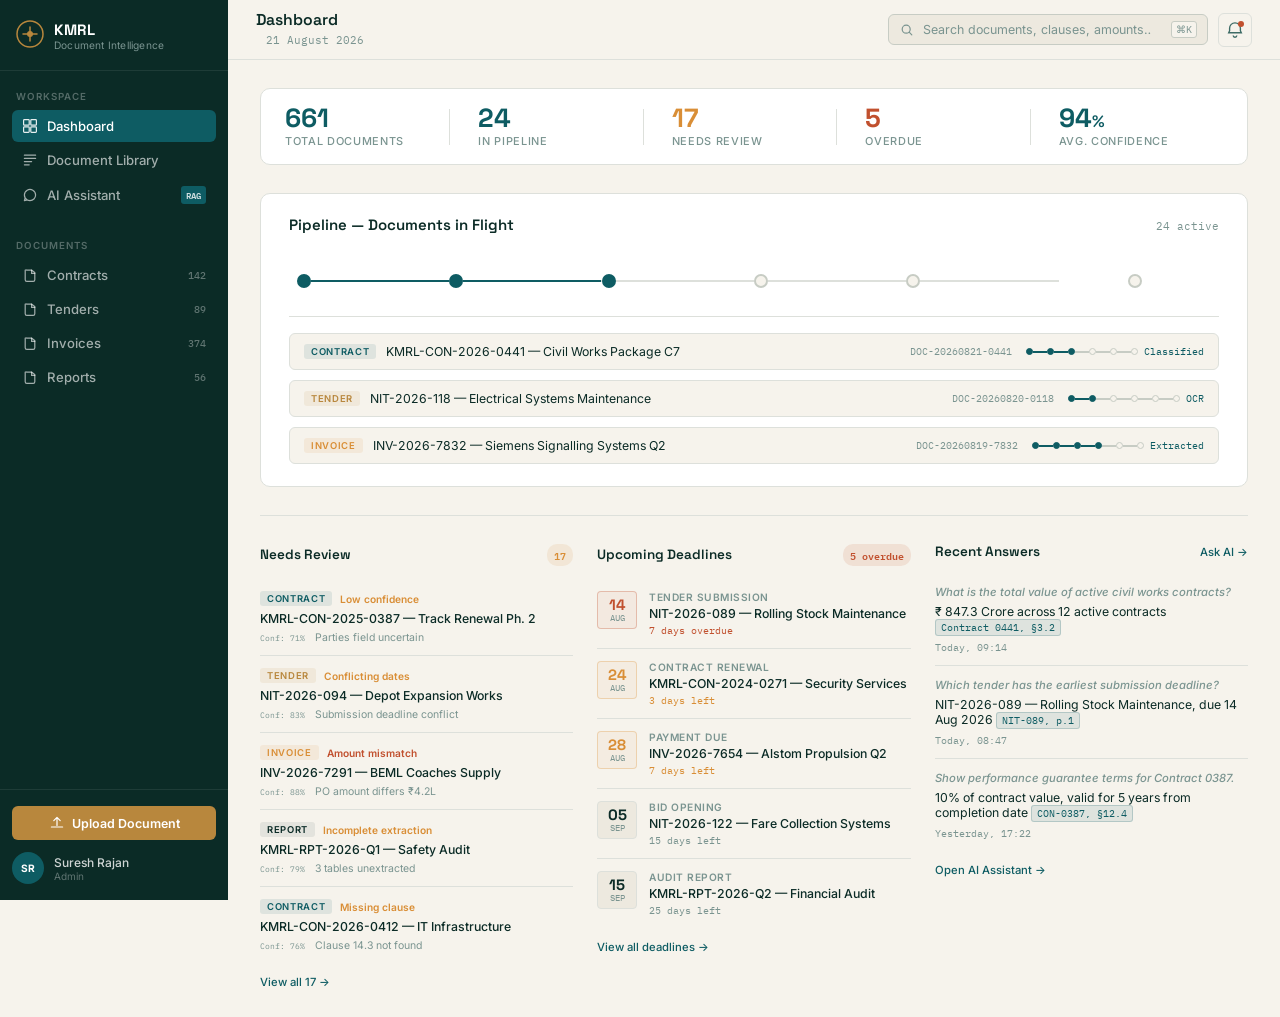
<file: index.html>
<!DOCTYPE html>
<html lang="en">
<head>
  <meta charset="UTF-8" />
  <meta name="viewport" content="width=device-width, initial-scale=1.0" />
  <title>KMRL Document Intelligence — Dashboard</title>
  <meta name="description" content="Kochi Metro Rail Limited's AI-powered document intelligence platform — search, extract, and act on contracts, tenders, invoices, and reports." />
  <link rel="preconnect" href="https://fonts.googleapis.com" />
  <link rel="preconnect" href="https://fonts.gstatic.com" crossorigin />
  <link href="https://fonts.googleapis.com/css2?family=Space+Grotesk:wght@400;500;600;700&family=Inter:wght@300;400;500;600&family=IBM+Plex+Mono:wght@400;500&display=swap" rel="stylesheet" />
  <link rel="stylesheet" href="styles.css" />
</head>
<body>
  <!-- Sidebar Navigation -->
  <nav class="sidebar" id="sidebar" role="navigation" aria-label="Main navigation">
    <div class="sidebar-brand">
      <div class="brand-mark" aria-hidden="true">
        <svg width="28" height="28" viewBox="0 0 28 28" fill="none" xmlns="http://www.w3.org/2000/svg">
          <circle cx="14" cy="14" r="13" stroke="#B8873D" stroke-width="1.5"/>
          <path d="M7 14h14M14 7v14" stroke="#B8873D" stroke-width="1.5" stroke-linecap="round"/>
          <circle cx="14" cy="14" r="3" fill="#B8873D"/>
        </svg>
      </div>
      <div class="brand-text">
        <span class="brand-name">KMRL</span>
        <span class="brand-sub">Document Intelligence</span>
      </div>
    </div>

    <div class="sidebar-section">
      <span class="sidebar-label">Workspace</span>
      <ul class="nav-list" role="list">
        <li><a href="index.html" class="nav-item active" aria-current="page">
          <svg class="nav-icon" viewBox="0 0 20 20" fill="none"><rect x="2" y="2" width="7" height="7" rx="1" stroke="currentColor" stroke-width="1.5"/><rect x="11" y="2" width="7" height="7" rx="1" stroke="currentColor" stroke-width="1.5"/><rect x="2" y="11" width="7" height="7" rx="1" stroke="currentColor" stroke-width="1.5"/><rect x="11" y="11" width="7" height="7" rx="1" stroke="currentColor" stroke-width="1.5"/></svg>
          Dashboard
        </a></li>
        <li><a href="library.html" class="nav-item">
          <svg class="nav-icon" viewBox="0 0 20 20" fill="none"><path d="M3 4h14M3 8h14M3 12h9M3 16h6" stroke="currentColor" stroke-width="1.5" stroke-linecap="round"/></svg>
          Document Library
        </a></li>
        <li><a href="chat.html" class="nav-item">
          <svg class="nav-icon" viewBox="0 0 20 20" fill="none"><path d="M17 10c0 3.866-3.134 7-7 7a7.003 7.003 0 01-6.072-3.5L3 17l3.5-.928A7 7 0 1117 10z" stroke="currentColor" stroke-width="1.5" stroke-linecap="round" stroke-linejoin="round"/></svg>
          AI Assistant
          <span class="nav-badge">RAG</span>
        </a></li>
      </ul>
    </div>

    <div class="sidebar-section">
      <span class="sidebar-label">Documents</span>
      <ul class="nav-list" role="list">
        <li><a href="#" class="nav-item">
          <svg class="nav-icon" viewBox="0 0 20 20" fill="none"><path d="M4 4v12a2 2 0 002 2h8a2 2 0 002-2V7l-4-3H6a2 2 0 00-2 0z" stroke="currentColor" stroke-width="1.5"/><path d="M12 4v4h4" stroke="currentColor" stroke-width="1.5" stroke-linecap="round"/></svg>
          Contracts
          <span class="nav-count">142</span>
        </a></li>
        <li><a href="#" class="nav-item">
          <svg class="nav-icon" viewBox="0 0 20 20" fill="none"><path d="M4 4v12a2 2 0 002 2h8a2 2 0 002-2V7l-4-3H6a2 2 0 00-2 0z" stroke="currentColor" stroke-width="1.5"/><path d="M12 4v4h4" stroke="currentColor" stroke-width="1.5" stroke-linecap="round"/></svg>
          Tenders
          <span class="nav-count">89</span>
        </a></li>
        <li><a href="#" class="nav-item">
          <svg class="nav-icon" viewBox="0 0 20 20" fill="none"><path d="M4 4v12a2 2 0 002 2h8a2 2 0 002-2V7l-4-3H6a2 2 0 00-2 0z" stroke="currentColor" stroke-width="1.5"/><path d="M12 4v4h4" stroke="currentColor" stroke-width="1.5" stroke-linecap="round"/></svg>
          Invoices
          <span class="nav-count">374</span>
        </a></li>
        <li><a href="#" class="nav-item">
          <svg class="nav-icon" viewBox="0 0 20 20" fill="none"><path d="M4 4v12a2 2 0 002 2h8a2 2 0 002-2V7l-4-3H6a2 2 0 00-2 0z" stroke="currentColor" stroke-width="1.5"/><path d="M12 4v4h4" stroke="currentColor" stroke-width="1.5" stroke-linecap="round"/></svg>
          Reports
          <span class="nav-count">56</span>
        </a></li>
      </ul>
    </div>

    <div class="sidebar-bottom">
      <button class="upload-btn" id="uploadBtn" aria-label="Upload new document">
        <svg viewBox="0 0 20 20" fill="none" width="16" height="16"><path d="M10 3v10M6 7l4-4 4 4" stroke="currentColor" stroke-width="1.5" stroke-linecap="round" stroke-linejoin="round"/><path d="M3 15h14" stroke="currentColor" stroke-width="1.5" stroke-linecap="round"/></svg>
        Upload Document
      </button>
      <div class="sidebar-user">
        <div class="user-avatar" aria-hidden="true">SR</div>
        <div class="user-info">
          <span class="user-name">Suresh Rajan</span>
          <span class="user-role">Admin</span>
        </div>
      </div>
    </div>
  </nav>

  <!-- Main Content -->
  <main class="main-content" id="main-content">
    <!-- Top Bar -->
    <header class="topbar" role="banner">
      <div class="topbar-left">
        <button class="mobile-menu-btn" id="mobileMenuBtn" aria-label="Toggle navigation" aria-expanded="false" aria-controls="sidebar">
          <svg viewBox="0 0 20 20" fill="none" width="20" height="20"><path d="M3 5h14M3 10h14M3 15h14" stroke="currentColor" stroke-width="1.5" stroke-linecap="round"/></svg>
        </button>
        <div class="page-title-area">
          <h1 class="page-title">Dashboard</h1>
          <time class="page-date" datetime="2026-08-21">21 August 2026</time>
        </div>
      </div>
      <div class="topbar-right">
        <div class="search-bar" role="search">
          <svg class="search-icon" viewBox="0 0 20 20" fill="none" aria-hidden="true"><circle cx="9" cy="9" r="5" stroke="currentColor" stroke-width="1.5"/><path d="M13 13l3 3" stroke="currentColor" stroke-width="1.5" stroke-linecap="round"/></svg>
          <input type="search" placeholder="Search documents, clauses, amounts…" class="search-input" id="globalSearch" aria-label="Global document search" />
          <kbd class="search-kbd">⌘K</kbd>
        </div>
        <button class="icon-btn" aria-label="Notifications (3 unread)">
          <svg viewBox="0 0 20 20" fill="none" width="18" height="18"><path d="M10 2a6 6 0 016 6v3l1 2H3l1-2V8a6 6 0 016-6z" stroke="currentColor" stroke-width="1.5"/><path d="M8 16a2 2 0 004 0" stroke="currentColor" stroke-width="1.5"/></svg>
          <span class="notif-dot" aria-hidden="true"></span>
        </button>
      </div>
    </header>

    <!-- Dashboard Body -->
    <div class="dashboard-body">

      <!-- KPI Strip -->
      <section class="kpi-strip" aria-label="Key metrics">
        <div class="kpi-item">
          <span class="kpi-value" data-target="661">0</span>
          <span class="kpi-label">Total Documents</span>
        </div>
        <div class="kpi-divider" aria-hidden="true"></div>
        <div class="kpi-item">
          <span class="kpi-value" data-target="24">0</span>
          <span class="kpi-label">In Pipeline</span>
        </div>
        <div class="kpi-divider" aria-hidden="true"></div>
        <div class="kpi-item">
          <span class="kpi-value amber" data-target="17">0</span>
          <span class="kpi-label">Needs Review</span>
        </div>
        <div class="kpi-divider" aria-hidden="true"></div>
        <div class="kpi-item">
          <span class="kpi-value coral" data-target="5">0</span>
          <span class="kpi-label">Overdue</span>
        </div>
        <div class="kpi-divider" aria-hidden="true"></div>
        <div class="kpi-item">
          <span class="kpi-value">94<span class="kpi-unit">%</span></span>
          <span class="kpi-label">Avg. Confidence</span>
        </div>
      </section>

      <!-- Transit Pipeline -->
      <section class="pipeline-section" aria-label="Document pipeline — documents in flight">
        <div class="section-header">
          <h2 class="section-title">Pipeline — Documents in Flight</h2>
          <span class="pipeline-count">24 active</span>
        </div>

        <!-- Hero Transit Line -->
        <div class="transit-line-hero" id="transitLineHero" role="img" aria-label="Document processing pipeline: Uploaded, OCR, Classified, Extracted, Indexed, Searchable">
          <div class="transit-track" aria-hidden="true">
            <div class="transit-station completed" data-station="0">
              <div class="station-dot-wrap">
                <div class="station-dot"></div>
              </div>
              <div class="station-connector"></div>
              <div class="station-label-wrap">
                <span class="station-label">Uploaded</span>
                <span class="station-meta mono">8 docs</span>
              </div>
            </div>
            <div class="transit-station completed" data-station="1">
              <div class="station-dot-wrap">
                <div class="station-dot"></div>
              </div>
              <div class="station-connector"></div>
              <div class="station-label-wrap">
                <span class="station-label">OCR</span>
                <span class="station-meta mono">6 docs</span>
              </div>
            </div>
            <div class="transit-station active" data-station="2">
              <div class="station-dot-wrap">
                <div class="station-dot"></div>
                <div class="station-pulse"></div>
              </div>
              <div class="station-connector"></div>
              <div class="station-label-wrap">
                <span class="station-label">Classified</span>
                <span class="station-meta mono">4 docs</span>
              </div>
            </div>
            <div class="transit-station idle" data-station="3">
              <div class="station-dot-wrap">
                <div class="station-dot"></div>
              </div>
              <div class="station-connector"></div>
              <div class="station-label-wrap">
                <span class="station-label">Extracted</span>
                <span class="station-meta mono">3 docs</span>
              </div>
            </div>
            <div class="transit-station idle" data-station="4">
              <div class="station-dot-wrap">
                <div class="station-dot"></div>
              </div>
              <div class="station-connector"></div>
              <div class="station-label-wrap">
                <span class="station-label">Indexed</span>
                <span class="station-meta mono">2 docs</span>
              </div>
            </div>
            <div class="transit-station idle last" data-station="5">
              <div class="station-dot-wrap">
                <div class="station-dot"></div>
              </div>
              <div class="station-label-wrap">
                <span class="station-label">Searchable</span>
                <span class="station-meta mono">1 doc</span>
              </div>
            </div>
          </div>
        </div>

        <!-- Active Documents in Pipeline -->
        <div class="pipeline-docs" role="list" aria-label="Documents currently in pipeline">
          <div class="pipeline-doc-item" role="listitem">
            <div class="pipeline-doc-info">
              <span class="doc-type-tag contract">Contract</span>
              <span class="doc-name">KMRL-CON-2026-0441 — Civil Works Package C7</span>
              <span class="mono doc-id">DOC-20260821-0441</span>
            </div>
            <div class="pipeline-chip" data-stage="2" aria-label="Currently at: Classified">
              <div class="chip-track">
                <span class="chip-dot done" aria-hidden="true"></span>
                <span class="chip-line done" aria-hidden="true"></span>
                <span class="chip-dot done" aria-hidden="true"></span>
                <span class="chip-line done" aria-hidden="true"></span>
                <span class="chip-dot current" aria-hidden="true"></span>
                <span class="chip-line" aria-hidden="true"></span>
                <span class="chip-dot" aria-hidden="true"></span>
                <span class="chip-line" aria-hidden="true"></span>
                <span class="chip-dot" aria-hidden="true"></span>
                <span class="chip-line" aria-hidden="true"></span>
                <span class="chip-dot" aria-hidden="true"></span>
              </div>
              <span class="chip-stage-label">Classified</span>
            </div>
          </div>
          <div class="pipeline-doc-item" role="listitem">
            <div class="pipeline-doc-info">
              <span class="doc-type-tag tender">Tender</span>
              <span class="doc-name">NIT-2026-118 — Electrical Systems Maintenance</span>
              <span class="mono doc-id">DOC-20260820-0118</span>
            </div>
            <div class="pipeline-chip" data-stage="1" aria-label="Currently at: OCR">
              <div class="chip-track">
                <span class="chip-dot done" aria-hidden="true"></span>
                <span class="chip-line done" aria-hidden="true"></span>
                <span class="chip-dot current" aria-hidden="true"></span>
                <span class="chip-line" aria-hidden="true"></span>
                <span class="chip-dot" aria-hidden="true"></span>
                <span class="chip-line" aria-hidden="true"></span>
                <span class="chip-dot" aria-hidden="true"></span>
                <span class="chip-line" aria-hidden="true"></span>
                <span class="chip-dot" aria-hidden="true"></span>
                <span class="chip-line" aria-hidden="true"></span>
                <span class="chip-dot" aria-hidden="true"></span>
              </div>
              <span class="chip-stage-label">OCR</span>
            </div>
          </div>
          <div class="pipeline-doc-item" role="listitem">
            <div class="pipeline-doc-info">
              <span class="doc-type-tag invoice">Invoice</span>
              <span class="doc-name">INV-2026-7832 — Siemens Signalling Systems Q2</span>
              <span class="mono doc-id">DOC-20260819-7832</span>
            </div>
            <div class="pipeline-chip" data-stage="3" aria-label="Currently at: Extracted">
              <div class="chip-track">
                <span class="chip-dot done" aria-hidden="true"></span>
                <span class="chip-line done" aria-hidden="true"></span>
                <span class="chip-dot done" aria-hidden="true"></span>
                <span class="chip-line done" aria-hidden="true"></span>
                <span class="chip-dot done" aria-hidden="true"></span>
                <span class="chip-line done" aria-hidden="true"></span>
                <span class="chip-dot current" aria-hidden="true"></span>
                <span class="chip-line" aria-hidden="true"></span>
                <span class="chip-dot" aria-hidden="true"></span>
                <span class="chip-line" aria-hidden="true"></span>
                <span class="chip-dot" aria-hidden="true"></span>
              </div>
              <span class="chip-stage-label">Extracted</span>
            </div>
          </div>
        </div>
      </section>

      <div class="hairline" aria-hidden="true"></div>

      <!-- Three Column Section -->
      <div class="three-col-grid">

        <!-- Needs Review -->
        <section class="col-section" aria-label="Documents needing review">
          <div class="col-section-header">
            <h2 class="col-title">Needs Review</h2>
            <span class="amber-badge">17</span>
          </div>
          <ul class="review-list" role="list">
            <li class="review-item" role="listitem">
              <div class="review-item-top">
                <span class="doc-type-tag contract">Contract</span>
                <span class="review-reason amber">Low confidence</span>
              </div>
              <a href="document.html" class="review-doc-name">KMRL-CON-2025-0387 — Track Renewal Ph. 2</a>
              <div class="review-meta">
                <span class="mono">Conf: 71%</span>
                <span class="review-field">Parties field uncertain</span>
              </div>
            </li>
            <li class="review-item" role="listitem">
              <div class="review-item-top">
                <span class="doc-type-tag tender">Tender</span>
                <span class="review-reason amber">Conflicting dates</span>
              </div>
              <a href="document.html" class="review-doc-name">NIT-2026-094 — Depot Expansion Works</a>
              <div class="review-meta">
                <span class="mono">Conf: 83%</span>
                <span class="review-field">Submission deadline conflict</span>
              </div>
            </li>
            <li class="review-item" role="listitem">
              <div class="review-item-top">
                <span class="doc-type-tag invoice">Invoice</span>
                <span class="review-reason coral">Amount mismatch</span>
              </div>
              <a href="document.html" class="review-doc-name">INV-2026-7291 — BEML Coaches Supply</a>
              <div class="review-meta">
                <span class="mono">Conf: 88%</span>
                <span class="review-field">PO amount differs ₹4.2L</span>
              </div>
            </li>
            <li class="review-item" role="listitem">
              <div class="review-item-top">
                <span class="doc-type-tag report">Report</span>
                <span class="review-reason amber">Incomplete extraction</span>
              </div>
              <a href="document.html" class="review-doc-name">KMRL-RPT-2026-Q1 — Safety Audit</a>
              <div class="review-meta">
                <span class="mono">Conf: 79%</span>
                <span class="review-field">3 tables unextracted</span>
              </div>
            </li>
            <li class="review-item" role="listitem">
              <div class="review-item-top">
                <span class="doc-type-tag contract">Contract</span>
                <span class="review-reason amber">Missing clause</span>
              </div>
              <a href="document.html" class="review-doc-name">KMRL-CON-2026-0412 — IT Infrastructure</a>
              <div class="review-meta">
                <span class="mono">Conf: 76%</span>
                <span class="review-field">Clause 14.3 not found</span>
              </div>
            </li>
          </ul>
          <a href="library.html?filter=review" class="col-footer-link">View all 17 →</a>
        </section>

        <!-- Upcoming Deadlines -->
        <section class="col-section" aria-label="Upcoming document deadlines">
          <div class="col-section-header">
            <h2 class="col-title">Upcoming Deadlines</h2>
            <span class="coral-badge">5 overdue</span>
          </div>
          <ul class="deadline-list" role="list">
            <li class="deadline-item overdue" role="listitem">
              <div class="deadline-date-block coral">
                <span class="deadline-day">14</span>
                <span class="deadline-month">AUG</span>
              </div>
              <div class="deadline-info">
                <span class="deadline-type">Tender Submission</span>
                <a href="document.html" class="deadline-doc-name">NIT-2026-089 — Rolling Stock Maintenance</a>
                <span class="deadline-tag coral-text">7 days overdue</span>
              </div>
            </li>
            <li class="deadline-item upcoming" role="listitem">
              <div class="deadline-date-block amber">
                <span class="deadline-day">24</span>
                <span class="deadline-month">AUG</span>
              </div>
              <div class="deadline-info">
                <span class="deadline-type">Contract Renewal</span>
                <a href="document.html" class="deadline-doc-name">KMRL-CON-2024-0271 — Security Services</a>
                <span class="deadline-tag amber-text">3 days left</span>
              </div>
            </li>
            <li class="deadline-item upcoming" role="listitem">
              <div class="deadline-date-block amber">
                <span class="deadline-day">28</span>
                <span class="deadline-month">AUG</span>
              </div>
              <div class="deadline-info">
                <span class="deadline-type">Payment Due</span>
                <a href="document.html" class="deadline-doc-name">INV-2026-7654 — Alstom Propulsion Q2</a>
                <span class="deadline-tag amber-text">7 days left</span>
              </div>
            </li>
            <li class="deadline-item normal" role="listitem">
              <div class="deadline-date-block">
                <span class="deadline-day">05</span>
                <span class="deadline-month">SEP</span>
              </div>
              <div class="deadline-info">
                <span class="deadline-type">Bid Opening</span>
                <a href="document.html" class="deadline-doc-name">NIT-2026-122 — Fare Collection Systems</a>
                <span class="deadline-tag">15 days left</span>
              </div>
            </li>
            <li class="deadline-item normal" role="listitem">
              <div class="deadline-date-block">
                <span class="deadline-day">15</span>
                <span class="deadline-month">SEP</span>
              </div>
              <div class="deadline-info">
                <span class="deadline-type">Audit Report</span>
                <a href="document.html" class="deadline-doc-name">KMRL-RPT-2026-Q2 — Financial Audit</a>
                <span class="deadline-tag">25 days left</span>
              </div>
            </li>
          </ul>
          <a href="library.html?filter=deadlines" class="col-footer-link">View all deadlines →</a>
        </section>

        <!-- Recent AI Answers -->
        <section class="col-section" aria-label="Recent AI assistant answers">
          <div class="col-section-header">
            <h2 class="col-title">Recent Answers</h2>
            <a href="chat.html" class="col-header-link">Ask AI →</a>
          </div>
          <ul class="answers-list" role="list">
            <li class="answer-item" role="listitem">
              <div class="answer-q">What is the total value of active civil works contracts?</div>
              <div class="answer-a">₹ 847.3 Crore across 12 active contracts <span class="citation-chip">Contract 0441, §3.2</span></div>
              <span class="answer-time mono">Today, 09:14</span>
            </li>
            <li class="answer-item" role="listitem">
              <div class="answer-q">Which tender has the earliest submission deadline?</div>
              <div class="answer-a">NIT-2026-089 — Rolling Stock Maintenance, due 14 Aug 2026 <span class="citation-chip">NIT-089, p.1</span></div>
              <span class="answer-time mono">Today, 08:47</span>
            </li>
            <li class="answer-item" role="listitem">
              <div class="answer-q">Show performance guarantee terms for Contract 0387.</div>
              <div class="answer-a">10% of contract value, valid for 5 years from completion date <span class="citation-chip">CON-0387, §12.4</span></div>
              <span class="answer-time mono">Yesterday, 17:22</span>
            </li>
          </ul>
          <a href="chat.html" class="col-footer-link">Open AI Assistant →</a>
        </section>

      </div>
    </div>
  </main>

  <!-- Upload Modal -->
  <div class="modal-overlay" id="uploadModal" role="dialog" aria-modal="true" aria-labelledby="uploadModalTitle" hidden>
    <div class="modal">
      <div class="modal-header">
        <h2 class="modal-title" id="uploadModalTitle">Upload Document</h2>
        <button class="modal-close" id="modalClose" aria-label="Close upload dialog">
          <svg viewBox="0 0 20 20" fill="none" width="18" height="18"><path d="M5 5l10 10M15 5L5 15" stroke="currentColor" stroke-width="1.5" stroke-linecap="round"/></svg>
        </button>
      </div>
      <div class="upload-dropzone" id="dropzone" role="button" tabindex="0" aria-label="Drop files here or click to browse">
        <svg viewBox="0 0 48 48" fill="none" width="48" height="48" aria-hidden="true"><path d="M24 8v24M14 18l10-10 10 10" stroke="#0E5C63" stroke-width="2" stroke-linecap="round" stroke-linejoin="round"/><path d="M8 36h32" stroke="#0E5C63" stroke-width="2" stroke-linecap="round"/></svg>
        <p class="dropzone-text">Drop PDF, DOCX, or XLSX files here</p>
        <p class="dropzone-sub">or <button class="dropzone-browse" id="browseBtn">browse files</button></p>
        <p class="dropzone-hint">Max 50 MB per file — supports multi-page documents</p>
      </div>
      <div class="modal-actions">
        <button class="btn-secondary" id="cancelUpload">Cancel</button>
        <button class="btn-primary" id="startUpload">Begin Processing</button>
      </div>
    </div>
  </div>

  <script src="app.js"></script>
</body>
</html>
</file>
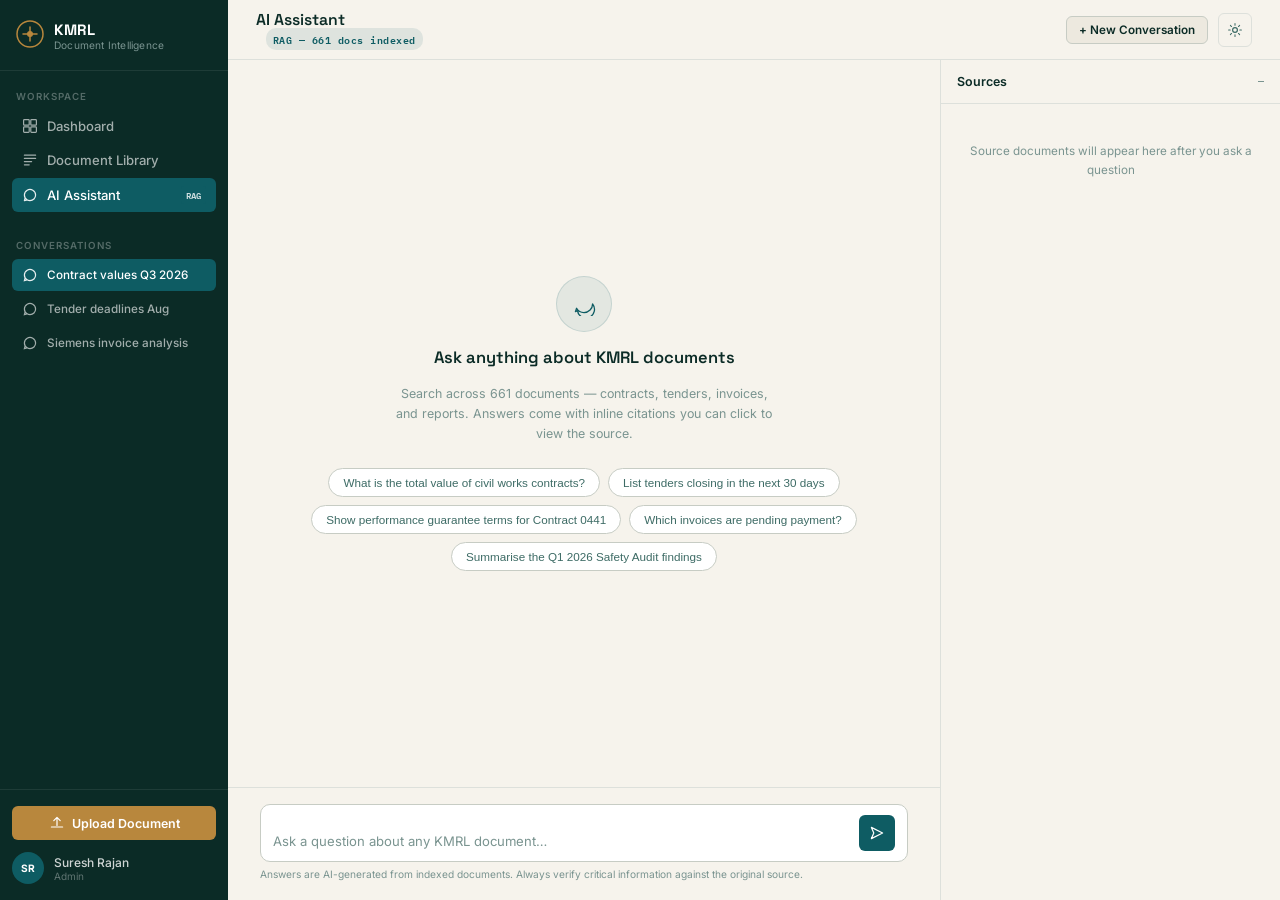
<file: chat.html>
<!DOCTYPE html>
<html lang="en">
<head>
  <meta charset="UTF-8" />
  <meta name="viewport" content="width=device-width, initial-scale=1.0" />
  <title>AI Assistant — KMRL Document Intelligence</title>
  <meta name="description" content="Ask questions about KMRL's contracts, tenders, invoices, and reports. AI-powered answers with inline citations." />
  <link rel="preconnect" href="https://fonts.googleapis.com" />
  <link rel="preconnect" href="https://fonts.gstatic.com" crossorigin />
  <link href="https://fonts.googleapis.com/css2?family=Space+Grotesk:wght@400;500;600;700&family=Inter:wght@300;400;500;600&family=IBM+Plex+Mono:wght@400;500&display=swap" rel="stylesheet" />
  <link rel="stylesheet" href="styles.css" />
</head>
<body>

  <!-- Sidebar -->
  <nav class="sidebar" id="sidebar" role="navigation" aria-label="Main navigation">
    <div class="sidebar-brand">
      <div class="brand-mark" aria-hidden="true">
        <svg width="28" height="28" viewBox="0 0 28 28" fill="none">
          <circle cx="14" cy="14" r="13" stroke="#B8873D" stroke-width="1.5"/>
          <path d="M7 14h14M14 7v14" stroke="#B8873D" stroke-width="1.5" stroke-linecap="round"/>
          <circle cx="14" cy="14" r="3" fill="#B8873D"/>
        </svg>
      </div>
      <div class="brand-text">
        <span class="brand-name">KMRL</span>
        <span class="brand-sub">Document Intelligence</span>
      </div>
    </div>
    <div class="sidebar-section">
      <span class="sidebar-label">Workspace</span>
      <ul class="nav-list" role="list">
        <li><a href="index.html" class="nav-item"><svg class="nav-icon" viewBox="0 0 20 20" fill="none"><rect x="2" y="2" width="7" height="7" rx="1" stroke="currentColor" stroke-width="1.5"/><rect x="11" y="2" width="7" height="7" rx="1" stroke="currentColor" stroke-width="1.5"/><rect x="2" y="11" width="7" height="7" rx="1" stroke="currentColor" stroke-width="1.5"/><rect x="11" y="11" width="7" height="7" rx="1" stroke="currentColor" stroke-width="1.5"/></svg>Dashboard</a></li>
        <li><a href="library.html" class="nav-item"><svg class="nav-icon" viewBox="0 0 20 20" fill="none"><path d="M3 4h14M3 8h14M3 12h9M3 16h6" stroke="currentColor" stroke-width="1.5" stroke-linecap="round"/></svg>Document Library</a></li>
        <li><a href="chat.html" class="nav-item active" aria-current="page"><svg class="nav-icon" viewBox="0 0 20 20" fill="none"><path d="M17 10c0 3.866-3.134 7-7 7a7.003 7.003 0 01-6.072-3.5L3 17l3.5-.928A7 7 0 1117 10z" stroke="currentColor" stroke-width="1.5" stroke-linecap="round" stroke-linejoin="round"/></svg>AI Assistant<span class="nav-badge">RAG</span></a></li>
      </ul>
    </div>

    <!-- Conversation History -->
    <div class="sidebar-section" style="flex:1">
      <span class="sidebar-label">Conversations</span>
      <ul class="nav-list" role="list">
        <li><a href="#" class="nav-item active" style="font-size:.78rem">
          <svg class="nav-icon" viewBox="0 0 20 20" fill="none" width="14" height="14"><path d="M17 10c0 3.866-3.134 7-7 7a7.003 7.003 0 01-6.072-3.5L3 17l3.5-.928A7 7 0 1117 10z" stroke="currentColor" stroke-width="1.5"/></svg>
          Contract values Q3 2026
        </a></li>
        <li><a href="#" class="nav-item" style="font-size:.78rem">
          <svg class="nav-icon" viewBox="0 0 20 20" fill="none" width="14" height="14"><path d="M17 10c0 3.866-3.134 7-7 7a7.003 7.003 0 01-6.072-3.5L3 17l3.5-.928A7 7 0 1117 10z" stroke="currentColor" stroke-width="1.5"/></svg>
          Tender deadlines Aug
        </a></li>
        <li><a href="#" class="nav-item" style="font-size:.78rem">
          <svg class="nav-icon" viewBox="0 0 20 20" fill="none" width="14" height="14"><path d="M17 10c0 3.866-3.134 7-7 7a7.003 7.003 0 01-6.072-3.5L3 17l3.5-.928A7 7 0 1117 10z" stroke="currentColor" stroke-width="1.5"/></svg>
          Siemens invoice analysis
        </a></li>
      </ul>
    </div>

    <div class="sidebar-bottom">
      <button class="upload-btn" id="uploadBtn" aria-label="Upload new document">
        <svg viewBox="0 0 20 20" fill="none" width="16" height="16"><path d="M10 3v10M6 7l4-4 4 4" stroke="currentColor" stroke-width="1.5" stroke-linecap="round" stroke-linejoin="round"/><path d="M3 15h14" stroke="currentColor" stroke-width="1.5" stroke-linecap="round"/></svg>
        Upload Document
      </button>
      <div class="sidebar-user">
        <div class="user-avatar" aria-hidden="true">SR</div>
        <div class="user-info">
          <span class="user-name">Suresh Rajan</span>
          <span class="user-role">Admin</span>
        </div>
      </div>
    </div>
  </nav>

  <main class="main-content" id="main-content">
    <header class="topbar" role="banner">
      <div class="topbar-left">
        <button class="mobile-menu-btn" id="mobileMenuBtn" aria-label="Toggle navigation" aria-expanded="false" aria-controls="sidebar">
          <svg viewBox="0 0 20 20" fill="none" width="20" height="20"><path d="M3 5h14M3 10h14M3 15h14" stroke="currentColor" stroke-width="1.5" stroke-linecap="round"/></svg>
        </button>
        <div class="page-title-area">
          <h1 class="page-title">AI Assistant</h1>
          <span class="page-date" style="background:rgba(14,92,99,.1);color:var(--backwater);padding:2px 7px;border-radius:10px;font-size:.65rem;font-weight:600;letter-spacing:.05em">RAG — 661 docs indexed</span>
        </div>
      </div>
      <div class="topbar-right">
        <button class="btn-secondary" style="padding:6px 12px;font-size:.78rem" id="newChatBtn" aria-label="Start new conversation">
          + New Conversation
        </button>
        <button class="icon-btn" aria-label="Conversation settings">
          <svg viewBox="0 0 20 20" fill="none" width="16" height="16"><circle cx="10" cy="10" r="3" stroke="currentColor" stroke-width="1.5"/><path d="M10 2v2M10 16v2M2 10h2M16 10h2M4.22 4.22l1.42 1.42M14.36 14.36l1.42 1.42M4.22 15.78l1.42-1.42M14.36 5.64l1.42-1.42" stroke="currentColor" stroke-width="1.3" stroke-linecap="round"/></svg>
        </button>
      </div>
    </header>

    <div class="chat-layout">
      <!-- Chat main -->
      <div class="chat-main">
        <div class="chat-messages" id="chatMessages" role="log" aria-label="Conversation" aria-live="polite">
          <!-- Initial empty state -->
          <div class="chat-empty" id="chatEmpty">
            <div class="chat-empty-icon" aria-hidden="true">
              <svg viewBox="0 0 28 28" fill="none" width="24" height="24">
                <path d="M24 14c0 5.523-4.477 10-10 10a9.985 9.985 0 01-8.66-5L4 23l2.34-1.24A10 10 0 1024 14z" stroke="#0E5C63" stroke-width="1.5" stroke-linecap="round" stroke-linejoin="round"/>
              </svg>
            </div>
            <h2 class="chat-empty-title">Ask anything about KMRL documents</h2>
            <p class="chat-empty-sub">Search across 661 documents — contracts, tenders, invoices, and reports. Answers come with inline citations you can click to view the source.</p>
            <div class="suggested-chips" role="list" aria-label="Suggested questions">
              <button class="suggested-chip" onclick="usePrompt(this.textContent)" role="listitem">What is the total value of civil works contracts?</button>
              <button class="suggested-chip" onclick="usePrompt(this.textContent)" role="listitem">List tenders closing in the next 30 days</button>
              <button class="suggested-chip" onclick="usePrompt(this.textContent)" role="listitem">Show performance guarantee terms for Contract 0441</button>
              <button class="suggested-chip" onclick="usePrompt(this.textContent)" role="listitem">Which invoices are pending payment?</button>
              <button class="suggested-chip" onclick="usePrompt(this.textContent)" role="listitem">Summarise the Q1 2026 Safety Audit findings</button>
            </div>
          </div>
        </div>

        <!-- Input area -->
        <div class="chat-input-area">
          <div class="chat-input-row">
            <textarea
              class="chat-textarea"
              id="chatInput"
              rows="1"
              placeholder="Ask a question about any KMRL document…"
              aria-label="Ask a question"
              aria-multiline="true"
            ></textarea>
            <button class="chat-send-btn" id="chatSend" aria-label="Send message">
              <svg viewBox="0 0 20 20" fill="none" width="16" height="16">
                <path d="M17 10L3 3l3 7-3 7 14-7z" stroke="currentColor" stroke-width="1.5" stroke-linecap="round" stroke-linejoin="round"/>
              </svg>
            </button>
          </div>
          <p class="chat-hint">Answers are AI-generated from indexed documents. Always verify critical information against the original source.</p>
        </div>
      </div>

      <!-- Source documents pane -->
      <aside class="chat-source-pane" aria-label="Source documents">
        <div class="source-pane-header">
          <span class="source-pane-title">Sources</span>
          <span class="mono" style="font-size:.65rem;color:var(--text-muted)" id="sourceCount">—</span>
        </div>
        <div class="source-pane-body" id="sourcePaneBody">
          <div style="padding:24px 0;text-align:center">
            <p style="font-size:.78rem;color:var(--text-muted);line-height:1.6">Source documents will appear here after you ask a question</p>
          </div>
        </div>
      </aside>
    </div>
  </main>

  <script src="app.js"></script>
  <script src="chat.js"></script>
</body>
</html>
</file>
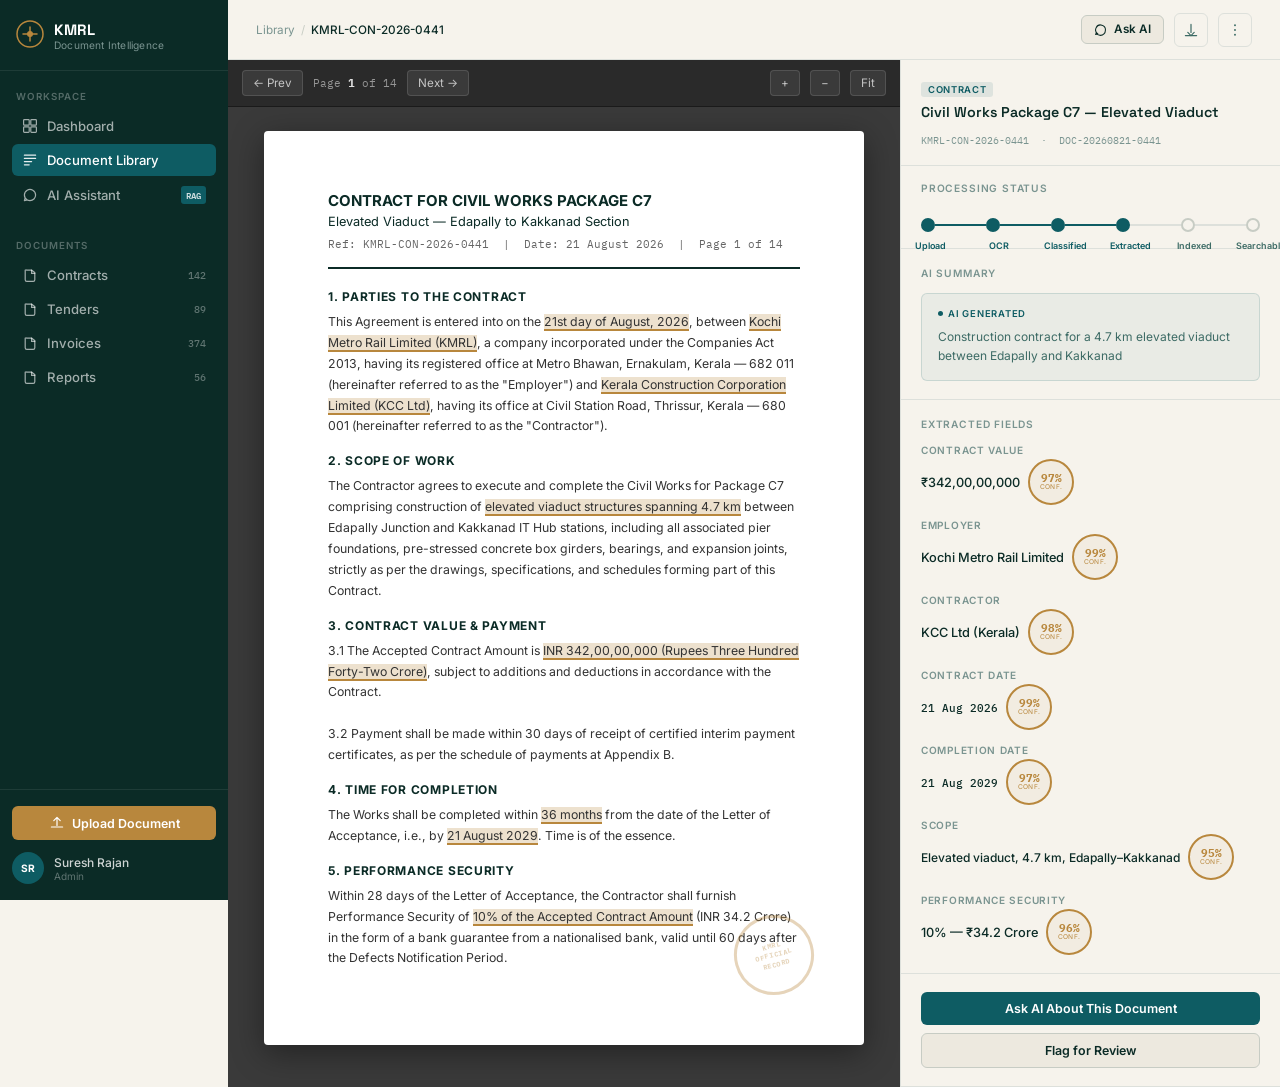
<file: document.html>
<!DOCTYPE html>
<html lang="en">
<head>
  <meta charset="UTF-8" />
  <meta name="viewport" content="width=device-width, initial-scale=1.0" />
  <title>Contract Detail — KMRL Document Intelligence</title>
  <meta name="description" content="View extracted metadata, AI summary, and source document for KMRL contract KMRL-CON-2026-0441." />
  <link rel="preconnect" href="https://fonts.googleapis.com" />
  <link rel="preconnect" href="https://fonts.gstatic.com" crossorigin />
  <link href="https://fonts.googleapis.com/css2?family=Space+Grotesk:wght@400;500;600;700&family=Inter:wght@300;400;500;600&family=IBM+Plex+Mono:wght@400;500&display=swap" rel="stylesheet" />
  <link rel="stylesheet" href="styles.css" />
</head>
<body>

  <!-- Sidebar -->
  <nav class="sidebar" id="sidebar" role="navigation" aria-label="Main navigation">
    <div class="sidebar-brand">
      <div class="brand-mark" aria-hidden="true">
        <svg width="28" height="28" viewBox="0 0 28 28" fill="none">
          <circle cx="14" cy="14" r="13" stroke="#B8873D" stroke-width="1.5"/>
          <path d="M7 14h14M14 7v14" stroke="#B8873D" stroke-width="1.5" stroke-linecap="round"/>
          <circle cx="14" cy="14" r="3" fill="#B8873D"/>
        </svg>
      </div>
      <div class="brand-text">
        <span class="brand-name">KMRL</span>
        <span class="brand-sub">Document Intelligence</span>
      </div>
    </div>
    <div class="sidebar-section">
      <span class="sidebar-label">Workspace</span>
      <ul class="nav-list" role="list">
        <li><a href="index.html" class="nav-item"><svg class="nav-icon" viewBox="0 0 20 20" fill="none"><rect x="2" y="2" width="7" height="7" rx="1" stroke="currentColor" stroke-width="1.5"/><rect x="11" y="2" width="7" height="7" rx="1" stroke="currentColor" stroke-width="1.5"/><rect x="2" y="11" width="7" height="7" rx="1" stroke="currentColor" stroke-width="1.5"/><rect x="11" y="11" width="7" height="7" rx="1" stroke="currentColor" stroke-width="1.5"/></svg>Dashboard</a></li>
        <li><a href="library.html" class="nav-item active" aria-current="page"><svg class="nav-icon" viewBox="0 0 20 20" fill="none"><path d="M3 4h14M3 8h14M3 12h9M3 16h6" stroke="currentColor" stroke-width="1.5" stroke-linecap="round"/></svg>Document Library</a></li>
        <li><a href="chat.html" class="nav-item"><svg class="nav-icon" viewBox="0 0 20 20" fill="none"><path d="M17 10c0 3.866-3.134 7-7 7a7.003 7.003 0 01-6.072-3.5L3 17l3.5-.928A7 7 0 1117 10z" stroke="currentColor" stroke-width="1.5" stroke-linecap="round" stroke-linejoin="round"/></svg>AI Assistant<span class="nav-badge">RAG</span></a></li>
      </ul>
    </div>
    <div class="sidebar-section">
      <span class="sidebar-label">Documents</span>
      <ul class="nav-list" role="list">
        <li><a href="#" class="nav-item"><svg class="nav-icon" viewBox="0 0 20 20" fill="none"><path d="M4 4v12a2 2 0 002 2h8a2 2 0 002-2V7l-4-3H6a2 2 0 00-2 0z" stroke="currentColor" stroke-width="1.5"/><path d="M12 4v4h4" stroke="currentColor" stroke-width="1.5" stroke-linecap="round"/></svg>Contracts<span class="nav-count">142</span></a></li>
        <li><a href="#" class="nav-item"><svg class="nav-icon" viewBox="0 0 20 20" fill="none"><path d="M4 4v12a2 2 0 002 2h8a2 2 0 002-2V7l-4-3H6a2 2 0 00-2 0z" stroke="currentColor" stroke-width="1.5"/><path d="M12 4v4h4" stroke="currentColor" stroke-width="1.5" stroke-linecap="round"/></svg>Tenders<span class="nav-count">89</span></a></li>
        <li><a href="#" class="nav-item"><svg class="nav-icon" viewBox="0 0 20 20" fill="none"><path d="M4 4v12a2 2 0 002 2h8a2 2 0 002-2V7l-4-3H6a2 2 0 00-2 0z" stroke="currentColor" stroke-width="1.5"/><path d="M12 4v4h4" stroke="currentColor" stroke-width="1.5" stroke-linecap="round"/></svg>Invoices<span class="nav-count">374</span></a></li>
        <li><a href="#" class="nav-item"><svg class="nav-icon" viewBox="0 0 20 20" fill="none"><path d="M4 4v12a2 2 0 002 2h8a2 2 0 002-2V7l-4-3H6a2 2 0 00-2 0z" stroke="currentColor" stroke-width="1.5"/><path d="M12 4v4h4" stroke="currentColor" stroke-width="1.5" stroke-linecap="round"/></svg>Reports<span class="nav-count">56</span></a></li>
      </ul>
    </div>
    <div class="sidebar-bottom">
      <button class="upload-btn" id="uploadBtn" aria-label="Upload new document">
        <svg viewBox="0 0 20 20" fill="none" width="16" height="16"><path d="M10 3v10M6 7l4-4 4 4" stroke="currentColor" stroke-width="1.5" stroke-linecap="round" stroke-linejoin="round"/><path d="M3 15h14" stroke="currentColor" stroke-width="1.5" stroke-linecap="round"/></svg>
        Upload Document
      </button>
      <div class="sidebar-user">
        <div class="user-avatar" aria-hidden="true">SR</div>
        <div class="user-info">
          <span class="user-name">Suresh Rajan</span>
          <span class="user-role">Admin</span>
        </div>
      </div>
    </div>
  </nav>

  <main class="main-content" id="main-content">
    <!-- Topbar with breadcrumb -->
    <header class="topbar" role="banner">
      <div class="topbar-left">
        <button class="mobile-menu-btn" id="mobileMenuBtn" aria-label="Toggle navigation" aria-expanded="false" aria-controls="sidebar">
          <svg viewBox="0 0 20 20" fill="none" width="20" height="20"><path d="M3 5h14M3 10h14M3 15h14" stroke="currentColor" stroke-width="1.5" stroke-linecap="round"/></svg>
        </button>
        <nav aria-label="Breadcrumb">
          <ol style="list-style:none;display:flex;align-items:center;gap:6px;font-size:.78rem;color:var(--text-muted)">
            <li><a href="library.html" style="color:var(--text-muted);text-decoration:none;transition:color .15s" onmouseenter="this.style.color='var(--backwater)'" onmouseleave="this.style.color='var(--text-muted)'">Library</a></li>
            <li aria-hidden="true" style="color:var(--idle)">/</li>
            <li style="color:var(--ink);font-weight:500" aria-current="page">KMRL-CON-2026-0441</li>
          </ol>
        </nav>
      </div>
      <div class="topbar-right">
        <button class="btn-secondary" style="padding:6px 12px;font-size:.78rem" aria-label="Ask AI about this document">
          <svg viewBox="0 0 16 16" fill="none" width="13" height="13" style="display:inline-block;vertical-align:middle;margin-right:4px"><path d="M14 8c0 3.314-2.686 6-6 6a5.998 5.998 0 01-5.205-3L2 13l2.795-.743A6 6 0 1114 8z" stroke="currentColor" stroke-width="1.3" stroke-linecap="round" stroke-linejoin="round"/></svg>
          Ask AI
        </button>
        <button class="icon-btn" aria-label="Download document">
          <svg viewBox="0 0 20 20" fill="none" width="16" height="16"><path d="M10 3v10M6 13l4 4 4-4" stroke="currentColor" stroke-width="1.5" stroke-linecap="round" stroke-linejoin="round"/><path d="M3 17h14" stroke="currentColor" stroke-width="1.5" stroke-linecap="round"/></svg>
        </button>
        <button class="icon-btn" aria-label="More options">
          <svg viewBox="0 0 20 20" fill="none" width="16" height="16"><circle cx="10" cy="4" r="1.2" fill="currentColor"/><circle cx="10" cy="10" r="1.2" fill="currentColor"/><circle cx="10" cy="16" r="1.2" fill="currentColor"/></svg>
        </button>
      </div>
    </header>

    <!-- Split view -->
    <div class="detail-layout">

      <!-- Document preview (left) -->
      <div class="doc-preview-pane" role="region" aria-label="Document preview">
        <div class="doc-preview-toolbar">
          <button class="preview-nav-btn" aria-label="Previous page">← Prev</button>
          <span class="preview-page-info" aria-live="polite">Page <strong id="currentPage" style="color:rgba(255,255,255,.85)">1</strong> of 14</span>
          <button class="preview-nav-btn" aria-label="Next page">Next →</button>
          <span style="flex:1"></span>
          <button class="preview-nav-btn" aria-label="Zoom in">+</button>
          <button class="preview-nav-btn" aria-label="Zoom out">−</button>
          <button class="preview-nav-btn" aria-label="Fit to width">Fit</button>
        </div>
        <div class="preview-doc-canvas">
          <article class="doc-page-sim" aria-label="Document page content">
            <!-- Simulated document page -->
            <div class="doc-page-header">
              <div class="doc-page-title">CONTRACT FOR CIVIL WORKS PACKAGE C7</div>
              <div class="doc-page-title" style="font-size:.85rem;font-weight:400;margin-top:4px">Elevated Viaduct — Edapally to Kakkanad Section</div>
              <div class="doc-page-meta" style="margin-top:8px">Ref: KMRL-CON-2026-0441 &nbsp;|&nbsp; Date: 21 August 2026 &nbsp;|&nbsp; Page 1 of 14</div>
            </div>

            <div class="doc-page-section">
              <div class="doc-page-section-title">1. Parties to the Contract</div>
              <div class="doc-page-text">
                This Agreement is entered into on the <span class="doc-highlight" data-field="date" title="AI extracted: Contract Date">21st day of August, 2026</span>, between <span class="doc-highlight" data-field="party1" title="AI extracted: Party 1">Kochi Metro Rail Limited (KMRL)</span>, a company incorporated under the Companies Act 2013, having its registered office at Metro Bhawan, Ernakulam, Kerala — 682 011 (hereinafter referred to as the "Employer") and <span class="doc-highlight" data-field="party2" title="AI extracted: Party 2">Kerala Construction Corporation Limited (KCC Ltd)</span>, having its office at Civil Station Road, Thrissur, Kerala — 680 001 (hereinafter referred to as the "Contractor").
              </div>
            </div>

            <div class="doc-page-section">
              <div class="doc-page-section-title">2. Scope of Work</div>
              <div class="doc-page-text">
                The Contractor agrees to execute and complete the Civil Works for Package C7 comprising construction of <span class="doc-highlight" data-field="scope" title="AI extracted: Scope">elevated viaduct structures spanning 4.7 km</span> between Edapally Junction and Kakkanad IT Hub stations, including all associated pier foundations, pre-stressed concrete box girders, bearings, and expansion joints, strictly as per the drawings, specifications, and schedules forming part of this Contract.
              </div>
            </div>

            <div class="doc-page-section">
              <div class="doc-page-section-title">3. Contract Value & Payment</div>
              <div class="doc-page-text">
                3.1 The Accepted Contract Amount is <span class="doc-highlight" data-field="value" title="AI extracted: Contract Value">INR 342,00,00,000 (Rupees Three Hundred Forty-Two Crore)</span>, subject to additions and deductions in accordance with the Contract.<br/><br/>
                3.2 Payment shall be made within 30 days of receipt of certified interim payment certificates, as per the schedule of payments at Appendix B.
              </div>
            </div>

            <div class="doc-page-section">
              <div class="doc-page-section-title">4. Time for Completion</div>
              <div class="doc-page-text">
                The Works shall be completed within <span class="doc-highlight" data-field="duration" title="AI extracted: Duration">36 months</span> from the date of the Letter of Acceptance, i.e., by <span class="doc-highlight" data-field="completion" title="AI extracted: Completion Date">21 August 2029</span>. Time is of the essence.
              </div>
            </div>

            <div class="doc-page-section">
              <div class="doc-page-section-title">5. Performance Security</div>
              <div class="doc-page-text">
                Within 28 days of the Letter of Acceptance, the Contractor shall furnish Performance Security of <span class="doc-highlight" data-field="security" title="AI extracted: Performance Security">10% of the Accepted Contract Amount</span> (INR 34.2 Crore) in the form of a bank guarantee from a nationalised bank, valid until 60 days after the Defects Notification Period.
              </div>
            </div>

            <!-- Stamp watermark -->
            <div class="doc-stamp" aria-hidden="true">
              <div class="doc-stamp-text">KMRL<br/>OFFICIAL<br/>RECORD</div>
            </div>
          </article>
        </div>
      </div>

      <!-- Metadata Pane (right) -->
      <aside class="doc-meta-pane" aria-label="Document metadata and AI analysis">

        <!-- Document title -->
        <div class="meta-pane-section">
          <div style="display:flex;align-items:flex-start;gap:10px;margin-bottom:12px">
            <div style="flex:1">
              <span class="doc-type-tag contract" style="margin-bottom:6px;display:inline-block">Contract</span>
              <div style="font-family:var(--font-display);font-size:.95rem;font-weight:600;color:var(--ink);line-height:1.3">Civil Works Package C7 — Elevated Viaduct</div>
            </div>
          </div>
          <div style="font-family:var(--font-mono);font-size:.68rem;color:var(--text-muted)">KMRL-CON-2026-0441 &nbsp;·&nbsp; DOC-20260821-0441</div>
        </div>

        <!-- Transit line status -->
        <div class="detail-transit">
          <div class="meta-section-title">Processing Status</div>
          <div class="transit-track" style="min-width:auto;padding:10px 0 0" role="img" aria-label="Document processing: completed Upload, OCR, Classified; currently at Extracted; pending Indexed and Searchable">
            <div class="transit-station completed" style="flex:1">
              <div class="station-dot-wrap"><div class="station-dot"></div></div>
              <div class="station-connector"></div>
              <div class="station-label-wrap" style="width:50px;transform:translateX(-16px)"><span class="station-label" style="font-size:.6rem">Upload</span></div>
            </div>
            <div class="transit-station completed" style="flex:1">
              <div class="station-dot-wrap"><div class="station-dot"></div></div>
              <div class="station-connector"></div>
              <div class="station-label-wrap" style="width:50px;transform:translateX(-12px)"><span class="station-label" style="font-size:.6rem">OCR</span></div>
            </div>
            <div class="transit-station completed" style="flex:1">
              <div class="station-dot-wrap"><div class="station-dot"></div></div>
              <div class="station-connector"></div>
              <div class="station-label-wrap" style="width:60px;transform:translateX(-16px)"><span class="station-label" style="font-size:.6rem">Classified</span></div>
            </div>
            <div class="transit-station active" style="flex:1">
              <div class="station-dot-wrap"><div class="station-dot"></div><div class="station-pulse"></div></div>
              <div class="station-connector"></div>
              <div class="station-label-wrap" style="width:60px;transform:translateX(-16px)"><span class="station-label" style="font-size:.6rem">Extracted</span></div>
            </div>
            <div class="transit-station idle" style="flex:1">
              <div class="station-dot-wrap"><div class="station-dot"></div></div>
              <div class="station-connector"></div>
              <div class="station-label-wrap" style="width:50px;transform:translateX(-12px)"><span class="station-label" style="font-size:.6rem">Indexed</span></div>
            </div>
            <div class="transit-station idle last" style="flex:0">
              <div class="station-dot-wrap"><div class="station-dot"></div></div>
              <div class="station-label-wrap" style="width:60px;transform:translateX(-16px)"><span class="station-label" style="font-size:.6rem">Searchable</span></div>
            </div>
          </div>
        </div>

        <!-- AI Summary -->
        <div class="meta-pane-section">
          <div class="meta-section-title">AI Summary</div>
          <div class="ai-summary-box">
            <div class="ai-summary-label">
              <div class="ai-dot"></div>
              AI Generated
            </div>
            <p class="ai-summary-text" id="aiSummaryText">
              Construction contract for a 4.7 km elevated viaduct between Edapally and Kakkanad. Contractor: KCC Ltd. Value: ₹342 Crore. Duration: 36 months (completion Aug 2029). Performance security of ₹34.2 Cr required within 28 days. Payment within 30 days of certified IPCs.
            </p>
          </div>
        </div>

        <!-- Extracted Fields -->
        <div class="meta-pane-section">
          <div class="meta-section-title">Extracted Fields</div>

          <div class="meta-field">
            <span class="meta-label">Contract Value</span>
            <div class="meta-value-row">
              <span class="meta-value">₹342,00,00,000</span>
              <div class="confidence-seal" title="AI extraction confidence: 97%" aria-label="Confidence: 97%">
                <span class="seal-value">97%</span>
                <span class="seal-label">Conf.</span>
              </div>
            </div>
          </div>

          <div class="meta-field">
            <span class="meta-label">Employer</span>
            <div class="meta-value-row">
              <span class="meta-value">Kochi Metro Rail Limited</span>
              <div class="confidence-seal" title="AI extraction confidence: 99%" aria-label="Confidence: 99%">
                <span class="seal-value">99%</span>
                <span class="seal-label">Conf.</span>
              </div>
            </div>
          </div>

          <div class="meta-field">
            <span class="meta-label">Contractor</span>
            <div class="meta-value-row">
              <span class="meta-value">KCC Ltd (Kerala)</span>
              <div class="confidence-seal" title="AI extraction confidence: 98%" aria-label="Confidence: 98%">
                <span class="seal-value">98%</span>
                <span class="seal-label">Conf.</span>
              </div>
            </div>
          </div>

          <div class="meta-field">
            <span class="meta-label">Contract Date</span>
            <div class="meta-value-row">
              <span class="meta-value mono">21 Aug 2026</span>
              <div class="confidence-seal" title="AI extraction confidence: 99%" aria-label="Confidence: 99%">
                <span class="seal-value">99%</span>
                <span class="seal-label">Conf.</span>
              </div>
            </div>
          </div>

          <div class="meta-field">
            <span class="meta-label">Completion Date</span>
            <div class="meta-value-row">
              <span class="meta-value mono">21 Aug 2029</span>
              <div class="confidence-seal" title="AI extraction confidence: 97%" aria-label="Confidence: 97%">
                <span class="seal-value">97%</span>
                <span class="seal-label">Conf.</span>
              </div>
            </div>
          </div>

          <div class="meta-field">
            <span class="meta-label">Scope</span>
            <div class="meta-value-row">
              <span class="meta-value" style="font-size:.8rem">Elevated viaduct, 4.7 km, Edapally–Kakkanad</span>
              <div class="confidence-seal" title="AI extraction confidence: 95%" aria-label="Confidence: 95%">
                <span class="seal-value">95%</span>
                <span class="seal-label">Conf.</span>
              </div>
            </div>
          </div>

          <div class="meta-field">
            <span class="meta-label">Performance Security</span>
            <div class="meta-value-row">
              <span class="meta-value">10% — ₹34.2 Crore</span>
              <div class="confidence-seal" title="AI extraction confidence: 96%" aria-label="Confidence: 96%">
                <span class="seal-value">96%</span>
                <span class="seal-label">Conf.</span>
              </div>
            </div>
          </div>
        </div>

        <!-- Actions -->
        <div class="meta-pane-section" style="margin-top:auto">
          <div style="display:flex;flex-direction:column;gap:8px">
            <a href="chat.html?doc=KMRL-CON-2026-0441" class="btn-primary" style="text-align:center;text-decoration:none;display:block;padding:9px">
              Ask AI About This Document
            </a>
            <button class="btn-secondary" style="width:100%">Flag for Review</button>
          </div>
        </div>

      </aside>
    </div>
  </main>

  <script src="app.js"></script>
  <script>
    // Stamp-down animation on reveal
    const observer = new IntersectionObserver((entries) => {
      entries.forEach(e => {
        if (e.isIntersecting) {
          e.target.style.animation = 'stampDown 150ms ease-out forwards';
        }
      });
    }, { threshold: 0.5 });
    document.querySelectorAll('.confidence-seal').forEach(s => observer.observe(s));

    // Highlight hover
    document.querySelectorAll('.doc-highlight').forEach(h => {
      h.style.cursor = 'pointer';
      h.addEventListener('click', () => {
        const field = h.dataset.field;
        // In a real app, this would scroll the metadata pane to that field
        const label = h.getAttribute('title')?.replace('AI extracted: ', '');
        if (label) {
          // Flash the corresponding meta field
          document.querySelectorAll('.meta-label').forEach(ml => {
            if (ml.textContent.toLowerCase().includes(field?.toLowerCase() || '')) {
              ml.closest('.meta-field').style.background = 'rgba(184,135,61,.12)';
              setTimeout(() => { ml.closest('.meta-field').style.background = ''; }, 1000);
            }
          });
        }
      });
    });

    // Page nav
    let page = 1;
    document.querySelector('[aria-label="Previous page"]')?.addEventListener('click', () => {
      if (page > 1) { page--; document.getElementById('currentPage').textContent = page; }
    });
    document.querySelector('[aria-label="Next page"]')?.addEventListener('click', () => {
      if (page < 14) { page++; document.getElementById('currentPage').textContent = page; }
    });

    // AI summary typewriter on load
    const summaryEl = document.getElementById('aiSummaryText');
    if (summaryEl && !window.matchMedia('(prefers-reduced-motion: reduce)').matches) {
      const text = summaryEl.textContent.trim();
      summaryEl.textContent = '';
      let i = 0;
      const reveal = setInterval(() => {
        summaryEl.textContent += text[i];
        i++;
        if (i >= text.length) clearInterval(reveal);
      }, 14);
    }
  </script>
</body>
</html>
</file>
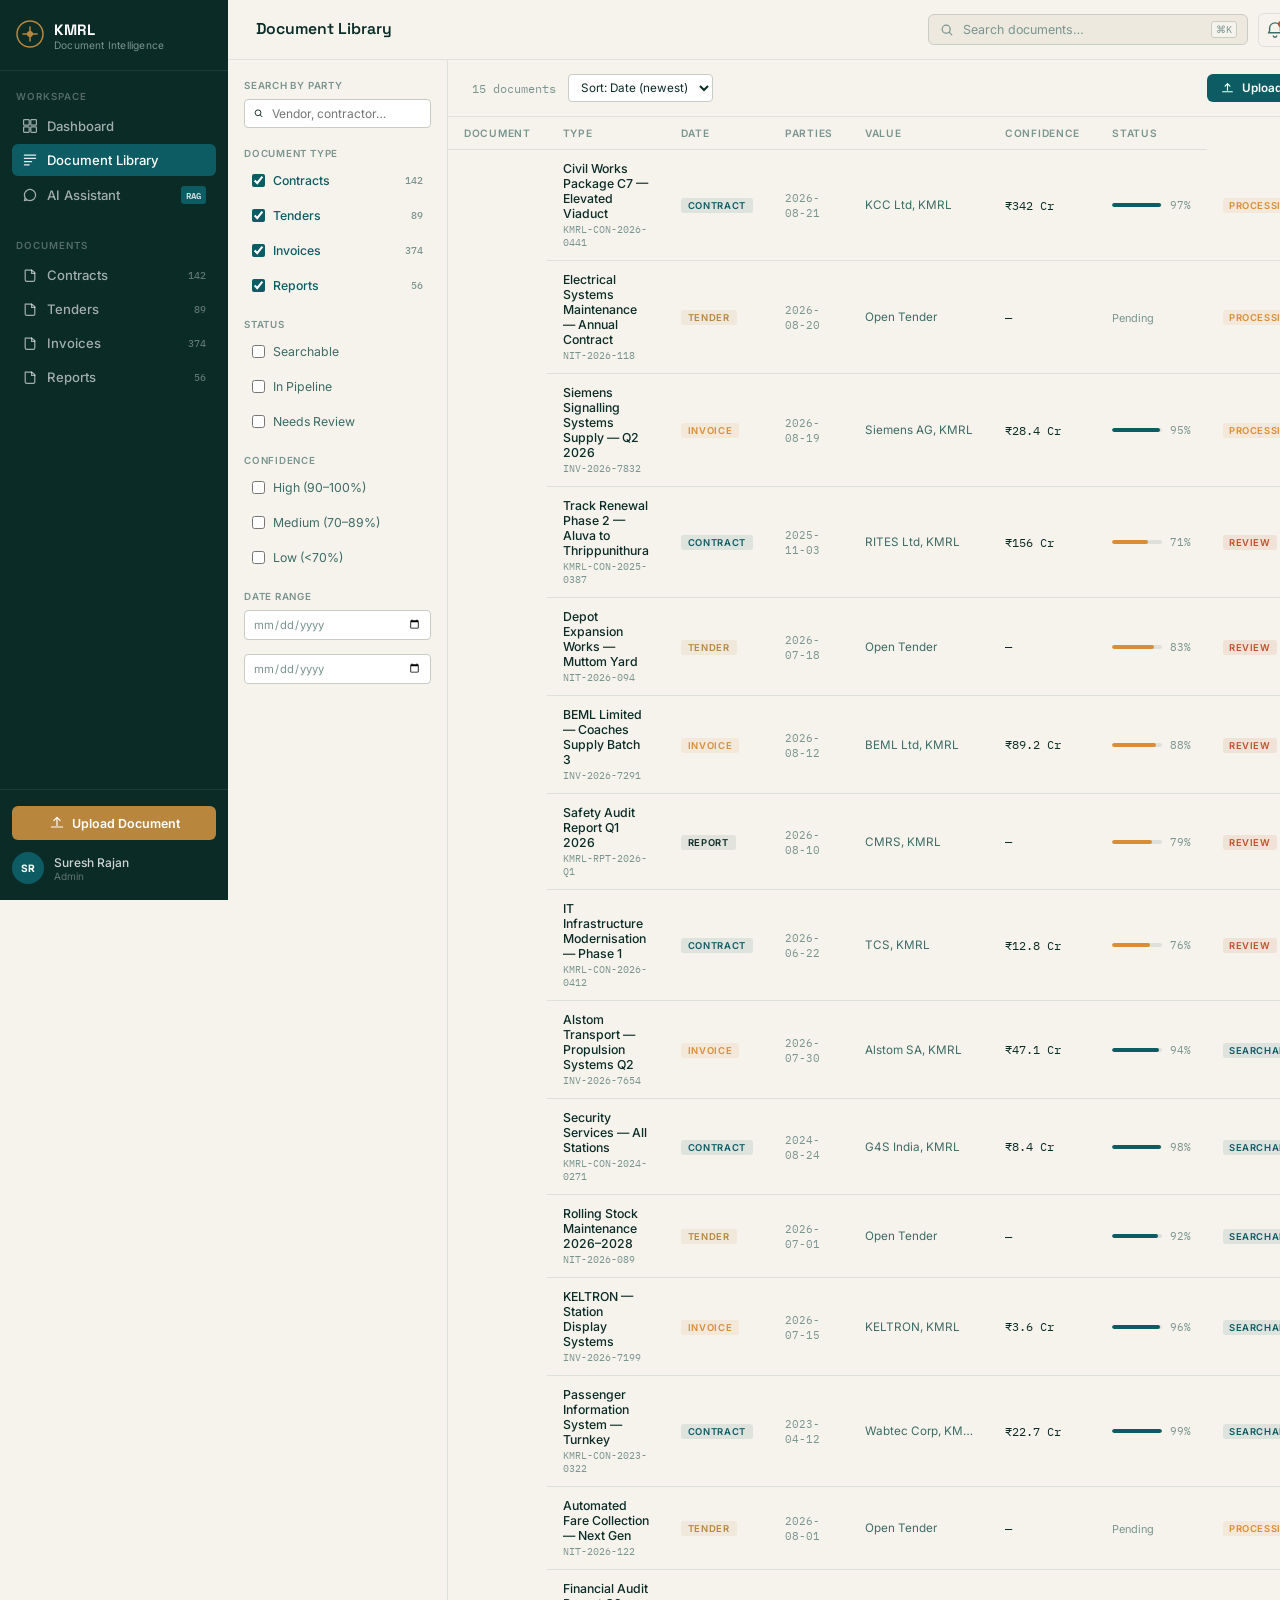
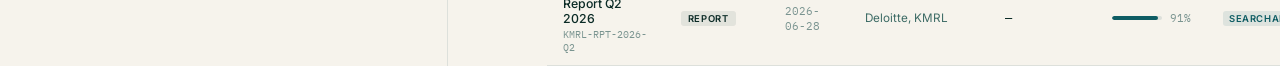
<file: library.html>
<!DOCTYPE html>
<html lang="en">
<head>
  <meta charset="UTF-8" />
  <meta name="viewport" content="width=device-width, initial-scale=1.0" />
  <title>Document Library — KMRL Document Intelligence</title>
  <meta name="description" content="Browse, filter and search Kochi Metro Rail Limited's complete document library — contracts, tenders, invoices, and reports." />
  <link rel="preconnect" href="https://fonts.googleapis.com" />
  <link rel="preconnect" href="https://fonts.gstatic.com" crossorigin />
  <link href="https://fonts.googleapis.com/css2?family=Space+Grotesk:wght@400;500;600;700&family=Inter:wght@300;400;500;600&family=IBM+Plex+Mono:wght@400;500&display=swap" rel="stylesheet" />
  <link rel="stylesheet" href="styles.css" />
</head>
<body>

  <!-- Sidebar (shared) -->
  <nav class="sidebar" id="sidebar" role="navigation" aria-label="Main navigation">
    <div class="sidebar-brand">
      <div class="brand-mark" aria-hidden="true">
        <svg width="28" height="28" viewBox="0 0 28 28" fill="none">
          <circle cx="14" cy="14" r="13" stroke="#B8873D" stroke-width="1.5"/>
          <path d="M7 14h14M14 7v14" stroke="#B8873D" stroke-width="1.5" stroke-linecap="round"/>
          <circle cx="14" cy="14" r="3" fill="#B8873D"/>
        </svg>
      </div>
      <div class="brand-text">
        <span class="brand-name">KMRL</span>
        <span class="brand-sub">Document Intelligence</span>
      </div>
    </div>
    <div class="sidebar-section">
      <span class="sidebar-label">Workspace</span>
      <ul class="nav-list" role="list">
        <li><a href="index.html" class="nav-item">
          <svg class="nav-icon" viewBox="0 0 20 20" fill="none"><rect x="2" y="2" width="7" height="7" rx="1" stroke="currentColor" stroke-width="1.5"/><rect x="11" y="2" width="7" height="7" rx="1" stroke="currentColor" stroke-width="1.5"/><rect x="2" y="11" width="7" height="7" rx="1" stroke="currentColor" stroke-width="1.5"/><rect x="11" y="11" width="7" height="7" rx="1" stroke="currentColor" stroke-width="1.5"/></svg>
          Dashboard
        </a></li>
        <li><a href="library.html" class="nav-item active" aria-current="page">
          <svg class="nav-icon" viewBox="0 0 20 20" fill="none"><path d="M3 4h14M3 8h14M3 12h9M3 16h6" stroke="currentColor" stroke-width="1.5" stroke-linecap="round"/></svg>
          Document Library
        </a></li>
        <li><a href="chat.html" class="nav-item">
          <svg class="nav-icon" viewBox="0 0 20 20" fill="none"><path d="M17 10c0 3.866-3.134 7-7 7a7.003 7.003 0 01-6.072-3.5L3 17l3.5-.928A7 7 0 1117 10z" stroke="currentColor" stroke-width="1.5" stroke-linecap="round" stroke-linejoin="round"/></svg>
          AI Assistant
          <span class="nav-badge">RAG</span>
        </a></li>
      </ul>
    </div>
    <div class="sidebar-section">
      <span class="sidebar-label">Documents</span>
      <ul class="nav-list" role="list">
        <li><a href="#" class="nav-item"><svg class="nav-icon" viewBox="0 0 20 20" fill="none"><path d="M4 4v12a2 2 0 002 2h8a2 2 0 002-2V7l-4-3H6a2 2 0 00-2 0z" stroke="currentColor" stroke-width="1.5"/><path d="M12 4v4h4" stroke="currentColor" stroke-width="1.5" stroke-linecap="round"/></svg>Contracts<span class="nav-count">142</span></a></li>
        <li><a href="#" class="nav-item"><svg class="nav-icon" viewBox="0 0 20 20" fill="none"><path d="M4 4v12a2 2 0 002 2h8a2 2 0 002-2V7l-4-3H6a2 2 0 00-2 0z" stroke="currentColor" stroke-width="1.5"/><path d="M12 4v4h4" stroke="currentColor" stroke-width="1.5" stroke-linecap="round"/></svg>Tenders<span class="nav-count">89</span></a></li>
        <li><a href="#" class="nav-item"><svg class="nav-icon" viewBox="0 0 20 20" fill="none"><path d="M4 4v12a2 2 0 002 2h8a2 2 0 002-2V7l-4-3H6a2 2 0 00-2 0z" stroke="currentColor" stroke-width="1.5"/><path d="M12 4v4h4" stroke="currentColor" stroke-width="1.5" stroke-linecap="round"/></svg>Invoices<span class="nav-count">374</span></a></li>
        <li><a href="#" class="nav-item"><svg class="nav-icon" viewBox="0 0 20 20" fill="none"><path d="M4 4v12a2 2 0 002 2h8a2 2 0 002-2V7l-4-3H6a2 2 0 00-2 0z" stroke="currentColor" stroke-width="1.5"/><path d="M12 4v4h4" stroke="currentColor" stroke-width="1.5" stroke-linecap="round"/></svg>Reports<span class="nav-count">56</span></a></li>
      </ul>
    </div>
    <div class="sidebar-bottom">
      <button class="upload-btn" id="uploadBtn" aria-label="Upload new document">
        <svg viewBox="0 0 20 20" fill="none" width="16" height="16"><path d="M10 3v10M6 7l4-4 4 4" stroke="currentColor" stroke-width="1.5" stroke-linecap="round" stroke-linejoin="round"/><path d="M3 15h14" stroke="currentColor" stroke-width="1.5" stroke-linecap="round"/></svg>
        Upload Document
      </button>
      <div class="sidebar-user">
        <div class="user-avatar" aria-hidden="true">SR</div>
        <div class="user-info">
          <span class="user-name">Suresh Rajan</span>
          <span class="user-role">Admin</span>
        </div>
      </div>
    </div>
  </nav>

  <main class="main-content" id="main-content">
    <header class="topbar" role="banner">
      <div class="topbar-left">
        <button class="mobile-menu-btn" id="mobileMenuBtn" aria-label="Toggle navigation" aria-expanded="false" aria-controls="sidebar">
          <svg viewBox="0 0 20 20" fill="none" width="20" height="20"><path d="M3 5h14M3 10h14M3 15h14" stroke="currentColor" stroke-width="1.5" stroke-linecap="round"/></svg>
        </button>
        <div class="page-title-area">
          <h1 class="page-title">Document Library</h1>
        </div>
      </div>
      <div class="topbar-right">
        <div class="search-bar" role="search">
          <svg class="search-icon" viewBox="0 0 20 20" fill="none" aria-hidden="true"><circle cx="9" cy="9" r="5" stroke="currentColor" stroke-width="1.5"/><path d="M13 13l3 3" stroke="currentColor" stroke-width="1.5" stroke-linecap="round"/></svg>
          <input type="search" placeholder="Search documents…" class="search-input" id="librarySearch" aria-label="Search document library" />
          <kbd class="search-kbd">⌘K</kbd>
        </div>
        <button class="icon-btn" aria-label="Notifications">
          <svg viewBox="0 0 20 20" fill="none" width="18" height="18"><path d="M10 2a6 6 0 016 6v3l1 2H3l1-2V8a6 6 0 016-6z" stroke="currentColor" stroke-width="1.5"/><path d="M8 16a2 2 0 004 0" stroke="currentColor" stroke-width="1.5"/></svg>
          <span class="notif-dot" aria-hidden="true"></span>
        </button>
      </div>
    </header>

    <div class="library-layout">
      <!-- Filter Rail -->
      <aside class="filter-rail" aria-label="Document filters">
        <div class="filter-section">
          <span class="filter-title">Search by party</span>
          <div class="filter-search" role="search">
            <svg viewBox="0 0 16 16" fill="none" width="13" height="13" aria-hidden="true"><circle cx="7" cy="7" r="4" stroke="currentColor" stroke-width="1.3"/><path d="M10 10l2.5 2.5" stroke="currentColor" stroke-width="1.3" stroke-linecap="round"/></svg>
            <input type="search" placeholder="Vendor, contractor…" aria-label="Filter by party name" />
          </div>
        </div>

        <div class="filter-section">
          <span class="filter-title">Document Type</span>
          <label class="filter-option active">
            <input type="checkbox" checked aria-label="Filter by contracts" />
            Contracts <span class="filter-count">142</span>
          </label>
          <label class="filter-option active">
            <input type="checkbox" checked aria-label="Filter by tenders" />
            Tenders <span class="filter-count">89</span>
          </label>
          <label class="filter-option active">
            <input type="checkbox" checked aria-label="Filter by invoices" />
            Invoices <span class="filter-count">374</span>
          </label>
          <label class="filter-option active">
            <input type="checkbox" checked aria-label="Filter by reports" />
            Reports <span class="filter-count">56</span>
          </label>
        </div>

        <div class="filter-section">
          <span class="filter-title">Status</span>
          <label class="filter-option"><input type="checkbox" aria-label="Filter by searchable status" />Searchable</label>
          <label class="filter-option"><input type="checkbox" aria-label="Filter by processing status" />In Pipeline</label>
          <label class="filter-option"><input type="checkbox" aria-label="Filter by needs review status" />Needs Review</label>
        </div>

        <div class="filter-section">
          <span class="filter-title">Confidence</span>
          <label class="filter-option"><input type="checkbox" aria-label="Filter by high confidence" />High (90–100%)</label>
          <label class="filter-option"><input type="checkbox" aria-label="Filter by medium confidence" />Medium (70–89%)</label>
          <label class="filter-option"><input type="checkbox" aria-label="Filter by low confidence" />Low (&lt;70%)</label>
        </div>

        <div class="filter-section">
          <span class="filter-title">Date Range</span>
          <div class="filter-search">
            <input type="date" aria-label="From date" style="font-size:.75rem;color:var(--text-muted)" />
          </div>
          <div class="filter-search" style="margin-top:6px">
            <input type="date" aria-label="To date" style="font-size:.75rem;color:var(--text-muted)" />
          </div>
        </div>
      </aside>

      <!-- Document Table -->
      <div class="doc-table-area" role="main">
        <div class="doc-table-toolbar">
          <div class="table-toolbar-left">
            <span class="table-count" aria-live="polite">661 documents</span>
            <select class="sort-select" aria-label="Sort documents">
              <option>Sort: Date (newest)</option>
              <option>Sort: Date (oldest)</option>
              <option>Sort: Name A–Z</option>
              <option>Sort: Confidence ↓</option>
              <option>Sort: Type</option>
            </select>
          </div>
          <button class="btn-primary" id="uploadBtn2" aria-label="Upload document" style="padding:7px 14px;font-size:.78rem">
            <svg viewBox="0 0 16 16" fill="none" width="13" height="13" style="margin-right:5px;display:inline-block;vertical-align:middle"><path d="M8 2v8M5 5l3-3 3 3" stroke="currentColor" stroke-width="1.4" stroke-linecap="round" stroke-linejoin="round"/><path d="M2 12h12" stroke="currentColor" stroke-width="1.4" stroke-linecap="round"/></svg>
            Upload
          </button>
        </div>

        <table class="doc-table" aria-label="Document library">
          <thead>
            <tr>
              <th scope="col">Document</th>
              <th scope="col">Type</th>
              <th scope="col">Date</th>
              <th scope="col">Parties</th>
              <th scope="col">Value</th>
              <th scope="col">Confidence</th>
              <th scope="col">Status</th>
            </tr>
          </thead>
          <tbody id="docTableBody">
            <!-- Rendered by library.js -->
          </tbody>
        </table>
      </div>
    </div>
  </main>

  <!-- Upload Modal -->
  <div class="modal-overlay" id="uploadModal" role="dialog" aria-modal="true" aria-labelledby="uploadModalTitle" hidden>
    <div class="modal">
      <div class="modal-header">
        <h2 class="modal-title" id="uploadModalTitle">Upload Document</h2>
        <button class="modal-close" id="modalClose" aria-label="Close upload dialog">
          <svg viewBox="0 0 20 20" fill="none" width="18" height="18"><path d="M5 5l10 10M15 5L5 15" stroke="currentColor" stroke-width="1.5" stroke-linecap="round"/></svg>
        </button>
      </div>
      <div class="upload-dropzone" id="dropzone" role="button" tabindex="0" aria-label="Drop files here or click to browse">
        <svg viewBox="0 0 48 48" fill="none" width="48" height="48" aria-hidden="true"><path d="M24 8v24M14 18l10-10 10 10" stroke="#0E5C63" stroke-width="2" stroke-linecap="round" stroke-linejoin="round"/><path d="M8 36h32" stroke="#0E5C63" stroke-width="2" stroke-linecap="round"/></svg>
        <p class="dropzone-text">Drop PDF, DOCX, or XLSX files here</p>
        <p class="dropzone-sub">or <button class="dropzone-browse" id="browseBtn">browse files</button></p>
        <p class="dropzone-hint">Max 50 MB per file</p>
      </div>
      <div class="modal-actions">
        <button class="btn-secondary" id="cancelUpload">Cancel</button>
        <button class="btn-primary" id="startUpload">Begin Processing</button>
      </div>
    </div>
  </div>

  <script src="app.js"></script>
  <script src="library.js"></script>
</body>
</html>
</file>
<file: styles.css>
/* ============================================================
   KMRL Document Intelligence — Design System
   Color tokens, typography, layout, components
   ============================================================ */

/* ---- FONTS & RESET ---------------------------------------- */
@import url('https://fonts.googleapis.com/css2?family=Space+Grotesk:wght@400;500;600;700&family=Inter:wght@300;400;500;600&family=IBM+Plex+Mono:wght@400;500&display=swap');

*, *::before, *::after { box-sizing: border-box; margin: 0; padding: 0; }
html { font-size: 15px; scroll-behavior: smooth; }
body { font-family: 'Inter', system-ui, sans-serif; background: var(--paper); color: var(--ink); min-height: 100vh; display: flex; }

/* ---- DESIGN TOKENS ---------------------------------------- */
:root {
  --ink:         #0B2B26;
  --backwater:   #0E5C63;
  --backwater-light: #1A7A83;
  --paper:       #F6F3EC;
  --paper-deep:  #EDE9DF;
  --brass:       #B8873D;
  --brass-light: #D4A85E;
  --amber:       #D98E36;
  --coral:       #C1502E;
  --idle:        #C7CCC4;
  --idle-light:  #DDE0DB;

  --text-primary:   var(--ink);
  --text-secondary: #3D6B65;
  --text-muted:     #7A9490;

  --sidebar-width: 228px;
  --topbar-height: 60px;

  --font-display: 'Space Grotesk', sans-serif;
  --font-body:    'Inter', sans-serif;
  --font-mono:    'IBM Plex Mono', monospace;

  --radius-sm:  4px;
  --radius:     6px;
  --radius-lg:  10px;
  --radius-xl:  16px;

  --shadow-sm:   0 1px 3px rgba(11,43,38,.06);
  --shadow-md:   0 4px 16px rgba(11,43,38,.10);
  --shadow-lg:   0 12px 40px rgba(11,43,38,.14);

  --transition: 150ms ease;
  --transition-slow: 300ms ease;
}

/* ---- ACCESSIBILITY ---------------------------------------- */
:focus-visible {
  outline: 2px solid var(--backwater);
  outline-offset: 2px;
}
.sr-only {
  position: absolute; width: 1px; height: 1px;
  padding: 0; margin: -1px; overflow: hidden;
  clip: rect(0,0,0,0); white-space: nowrap; border: 0;
}

/* ---- TYPOGRAPHY ------------------------------------------- */
.mono { font-family: var(--font-mono); font-size: .8em; }
h1, h2, h3 { font-family: var(--font-display); font-weight: 600; line-height: 1.2; color: var(--ink); }

/* ---- SIDEBAR ---------------------------------------------- */
.sidebar {
  width: var(--sidebar-width);
  background: var(--ink);
  display: flex;
  flex-direction: column;
  position: fixed;
  inset: 0 auto 0 0;
  z-index: 200;
  overflow-y: auto;
  transition: transform var(--transition-slow);
}

.sidebar-brand {
  display: flex; align-items: center; gap: 10px;
  padding: 20px 16px 18px;
  border-bottom: 1px solid rgba(255,255,255,.08);
}
.brand-name {
  display: block;
  font-family: var(--font-display);
  font-weight: 700; font-size: 1rem;
  color: #fff; letter-spacing: .04em;
}
.brand-sub {
  display: block;
  font-size: .68rem; color: var(--text-muted);
  line-height: 1.3; letter-spacing: .02em;
}

.sidebar-section {
  padding: 20px 12px 8px;
}
.sidebar-label {
  display: block;
  font-size: .65rem; font-weight: 600;
  text-transform: uppercase; letter-spacing: .1em;
  color: rgba(255,255,255,.3);
  padding: 0 4px 8px;
}
.nav-list { list-style: none; display: flex; flex-direction: column; gap: 2px; }
.nav-item {
  display: flex; align-items: center; gap: 9px;
  padding: 8px 10px; border-radius: var(--radius);
  color: rgba(255,255,255,.62);
  font-size: .875rem; font-weight: 500;
  text-decoration: none;
  transition: background var(--transition), color var(--transition);
  position: relative;
}
.nav-item:hover { background: rgba(255,255,255,.07); color: #fff; }
.nav-item.active {
  background: var(--backwater);
  color: #fff;
}
.nav-item.active .nav-icon { color: rgba(255,255,255,.9); }
.nav-icon { width: 16px; height: 16px; flex-shrink: 0; }
.nav-count, .nav-badge {
  margin-left: auto;
  font-family: var(--font-mono);
  font-size: .68rem;
  color: rgba(255,255,255,.35);
}
.nav-badge {
  background: var(--backwater);
  color: rgba(255,255,255,.8);
  padding: 1px 5px; border-radius: 3px;
  font-size: .6rem; font-weight: 600;
}

.sidebar-bottom {
  margin-top: auto;
  padding: 16px 12px;
  border-top: 1px solid rgba(255,255,255,.08);
  display: flex; flex-direction: column; gap: 12px;
}
.upload-btn {
  display: flex; align-items: center; justify-content: center; gap: 7px;
  background: var(--brass);
  color: #fff; border: none; cursor: pointer;
  padding: 9px 14px; border-radius: var(--radius);
  font-family: var(--font-body); font-size: .83rem; font-weight: 600;
  transition: background var(--transition), transform 80ms;
  width: 100%;
}
.upload-btn:hover { background: var(--brass-light); }
.upload-btn:active { transform: scale(.97); }

.sidebar-user {
  display: flex; align-items: center; gap: 10px;
}
.user-avatar {
  width: 32px; height: 32px; border-radius: 50%;
  background: var(--backwater);
  display: flex; align-items: center; justify-content: center;
  font-size: .68rem; font-weight: 700; color: #fff;
  flex-shrink: 0;
}
.user-name { display: block; font-size: .8rem; color: rgba(255,255,255,.8); font-weight: 500; }
.user-role  { display: block; font-size: .67rem; color: rgba(255,255,255,.35); }

/* ---- MAIN CONTENT ---------------------------------------- */
.main-content {
  margin-left: var(--sidebar-width);
  flex: 1;
  display: flex;
  flex-direction: column;
  min-height: 100vh;
}

/* ---- TOPBAR ----------------------------------------------- */
.topbar {
  height: var(--topbar-height);
  background: var(--paper);
  border-bottom: 1px solid var(--idle-light);
  display: flex; align-items: center; justify-content: space-between;
  padding: 0 28px;
  position: sticky; top: 0; z-index: 100;
  gap: 16px;
}
.topbar-left { display: flex; align-items: center; gap: 14px; }
.page-title { font-family: var(--font-display); font-size: 1.05rem; font-weight: 600; color: var(--ink); }
.page-date { font-size: .75rem; color: var(--text-muted); font-family: var(--font-mono); margin-left: 10px; }
.mobile-menu-btn {
  display: none; background: none; border: none; cursor: pointer;
  color: var(--ink); padding: 4px;
  border-radius: var(--radius-sm);
}
.topbar-right { display: flex; align-items: center; gap: 10px; }

.search-bar {
  display: flex; align-items: center; gap: 8px;
  background: var(--paper-deep);
  border: 1px solid var(--idle);
  border-radius: var(--radius);
  padding: 6px 10px;
  transition: border-color var(--transition), box-shadow var(--transition);
}
.search-bar:focus-within {
  border-color: var(--backwater);
  box-shadow: 0 0 0 3px rgba(14,92,99,.12);
}
.search-icon { color: var(--text-muted); flex-shrink: 0; width: 16px; height: 16px; }
.search-input {
  background: none; border: none; outline: none;
  font-family: var(--font-body); font-size: .83rem; color: var(--ink);
  width: 240px;
}
.search-input::placeholder { color: var(--text-muted); }
.search-kbd {
  font-family: var(--font-mono); font-size: .65rem;
  color: var(--text-muted); background: var(--paper);
  border: 1px solid var(--idle); border-radius: 3px;
  padding: 1px 4px;
}
.icon-btn {
  width: 34px; height: 34px;
  background: none; border: 1px solid var(--idle-light);
  border-radius: var(--radius); cursor: pointer;
  color: var(--text-secondary);
  display: flex; align-items: center; justify-content: center;
  transition: border-color var(--transition), color var(--transition);
  position: relative;
}
.icon-btn:hover { border-color: var(--backwater); color: var(--backwater); }
.notif-dot {
  position: absolute; top: 7px; right: 7px;
  width: 6px; height: 6px; border-radius: 50%;
  background: var(--coral);
}

/* ---- DASHBOARD BODY --------------------------------------- */
.dashboard-body {
  padding: 28px 32px;
  flex: 1;
}

/* ---- KPI STRIP -------------------------------------------- */
.kpi-strip {
  display: flex; align-items: center;
  background: #fff;
  border: 1px solid var(--idle-light);
  border-radius: var(--radius-lg);
  padding: 16px 24px;
  margin-bottom: 28px;
  gap: 0;
  overflow-x: auto;
}
.kpi-item {
  display: flex; flex-direction: column;
  align-items: flex-start; gap: 3px;
  padding: 0 28px;
  flex: 1;
  min-width: 110px;
}
.kpi-item:first-child { padding-left: 0; }
.kpi-divider {
  width: 1px; height: 36px;
  background: var(--idle-light);
  flex-shrink: 0;
}
.kpi-value {
  font-family: var(--font-display);
  font-size: 1.75rem; font-weight: 700;
  color: var(--backwater);
  line-height: 1;
}
.kpi-value.amber { color: var(--amber); }
.kpi-value.coral { color: var(--coral); }
.kpi-unit { font-size: 1.1rem; font-weight: 600; }
.kpi-label {
  font-size: .73rem; font-weight: 500;
  color: var(--text-muted); text-transform: uppercase;
  letter-spacing: .06em;
}

/* ---- PIPELINE SECTION ------------------------------------- */
.pipeline-section {
  background: #fff;
  border: 1px solid var(--idle-light);
  border-radius: var(--radius-lg);
  padding: 22px 28px;
  margin-bottom: 28px;
}
.section-header {
  display: flex; align-items: center; justify-content: space-between;
  margin-bottom: 24px;
}
.section-title {
  font-size: 1rem; font-weight: 600; color: var(--ink);
}
.pipeline-count {
  font-family: var(--font-mono);
  font-size: .75rem; color: var(--text-muted);
}

/* ---- TRANSIT LINE HERO ------------------------------------ */
.transit-line-hero {
  margin-bottom: 24px;
  overflow-x: auto;
  padding-bottom: 4px;
}
.transit-track {
  display: flex;
  align-items: flex-start;
  min-width: 640px;
  position: relative;
  padding: 16px 8px 0;
}
.transit-station {
  display: flex;
  flex-direction: column;
  align-items: center;
  position: relative;
  flex: 1;
}
.transit-station:not(.last) {
  flex-direction: row;
  align-items: flex-start;
}
.station-dot-wrap {
  position: relative;
  display: flex;
  align-items: center;
  justify-content: center;
  z-index: 2;
  flex-shrink: 0;
}
.station-dot {
  width: 14px; height: 14px;
  border-radius: 50%;
  border: 2px solid var(--idle);
  background: var(--paper);
  transition: border-color .3s, background .3s;
  position: relative;
}
.transit-station.completed .station-dot {
  background: var(--backwater);
  border-color: var(--backwater);
}
.transit-station.active .station-dot {
  background: var(--backwater);
  border-color: var(--backwater);
}
.station-pulse {
  position: absolute;
  width: 28px; height: 28px;
  border-radius: 50%;
  border: 2px solid var(--backwater);
  opacity: 0;
  animation: stationPulse 1.6s ease-out infinite;
}
.station-connector {
  flex: 1;
  height: 2px;
  background: var(--idle-light);
  margin-top: 6px;
  position: relative;
  overflow: hidden;
}
.transit-station.completed .station-connector::after {
  content: '';
  position: absolute;
  inset: 0;
  background: var(--backwater);
  transform-origin: left;
  animation: drawLine .5s ease forwards;
}
.station-label-wrap {
  position: absolute;
  top: 22px;
  left: 0;
  display: flex; flex-direction: column;
  align-items: center;
  width: 80px;
  transform: translateX(-26px);
}
.transit-station.last .station-label-wrap {
  transform: translateX(-20px);
}
.station-label {
  font-size: .73rem; font-weight: 600;
  color: var(--text-secondary);
  white-space: nowrap;
}
.transit-station.completed .station-label,
.transit-station.active .station-label {
  color: var(--backwater);
}
.station-meta {
  font-size: .65rem; color: var(--text-muted);
  margin-top: 2px;
}

/* ---- PIPELINE DOCUMENT ITEMS ------------------------------ */
.pipeline-docs {
  display: flex; flex-direction: column; gap: 10px;
  border-top: 1px solid var(--idle-light);
  padding-top: 16px;
}
.pipeline-doc-item {
  display: flex; align-items: center; gap: 14px;
  padding: 10px 14px;
  border-radius: var(--radius);
  border: 1px solid var(--idle-light);
  background: var(--paper);
  transition: border-color var(--transition);
  position: relative;
  overflow: hidden;
}
.pipeline-doc-item::before {
  content: '';
  position: absolute; left: 0; top: 0; bottom: 0;
  width: 0;
  background: var(--backwater);
  transition: width 150ms ease;
}
.pipeline-doc-item:hover::before { width: 3px; }
.pipeline-doc-item:hover { border-color: var(--backwater); }
.pipeline-doc-info {
  display: flex; align-items: center; gap: 10px;
  flex: 1; min-width: 0;
}
.doc-name {
  font-size: .82rem; color: var(--ink);
  white-space: nowrap; overflow: hidden; text-overflow: ellipsis;
  flex: 1;
}
.doc-id {
  font-size: .68rem; color: var(--text-muted);
  white-space: nowrap; display: none;
}
@media (min-width: 900px) { .doc-id { display: inline; } }

/* ---- PIPELINE CHIP (compact transit line) ----------------- */
.pipeline-chip {
  display: flex; align-items: center; gap: 6px;
  flex-shrink: 0;
}
.chip-track {
  display: flex; align-items: center; gap: 0;
}
.chip-dot {
  width: 7px; height: 7px;
  border-radius: 50%;
  border: 1.5px solid var(--idle);
  background: var(--paper);
  flex-shrink: 0;
}
.chip-dot.done { background: var(--backwater); border-color: var(--backwater); }
.chip-dot.current {
  background: var(--backwater); border-color: var(--backwater);
  animation: chipPulse 1.6s ease-in-out infinite;
}
.chip-line {
  width: 14px; height: 1.5px;
  background: var(--idle);
  flex-shrink: 0;
}
.chip-line.done { background: var(--backwater); }
.chip-stage-label {
  font-family: var(--font-mono);
  font-size: .67rem; color: var(--backwater);
  white-space: nowrap;
}

/* ---- HAIRLINE DIVIDER ------------------------------------- */
.hairline {
  height: 1px;
  background: var(--idle-light);
  margin: 0 0 28px;
}

/* ---- THREE COL GRID --------------------------------------- */
.three-col-grid {
  display: grid;
  grid-template-columns: repeat(3, 1fr);
  gap: 24px;
}
@media (max-width: 1100px) {
  .three-col-grid { grid-template-columns: repeat(2, 1fr); }
}
@media (max-width: 720px) {
  .three-col-grid { grid-template-columns: 1fr; }
}

.col-section { display: flex; flex-direction: column; gap: 0; }
.col-section-header {
  display: flex; align-items: center; justify-content: space-between;
  margin-bottom: 14px;
}
.col-title { font-size: .9rem; font-weight: 600; color: var(--ink); }
.col-header-link {
  font-size: .75rem; color: var(--backwater); text-decoration: none; font-weight: 500;
}
.col-header-link:hover { text-decoration: underline; }
.col-footer-link {
  display: block; margin-top: 12px;
  font-size: .75rem; color: var(--backwater); text-decoration: none; font-weight: 500;
}
.col-footer-link:hover { text-decoration: underline; }

.amber-badge, .coral-badge {
  font-family: var(--font-mono);
  font-size: .68rem; font-weight: 600;
  padding: 2px 7px; border-radius: 10px;
}
.amber-badge { background: rgba(217,142,54,.12); color: var(--amber); }
.coral-badge  { background: rgba(193,80,46,.12);  color: var(--coral); }

/* ---- REVIEW LIST ------------------------------------------ */
.review-list { list-style: none; display: flex; flex-direction: column; gap: 1px; }
.review-item {
  padding: 11px 0;
  border-bottom: 1px solid var(--idle-light);
  display: flex; flex-direction: column; gap: 5px;
}
.review-item:last-child { border-bottom: none; }
.review-item-top { display: flex; align-items: center; gap: 8px; }
.review-reason { font-size: .68rem; font-weight: 600; }
.review-reason.amber { color: var(--amber); }
.review-reason.coral { color: var(--coral); }
.review-doc-name {
  font-size: .82rem; font-weight: 500; color: var(--ink);
  text-decoration: none;
  display: -webkit-box; -webkit-line-clamp: 1; -webkit-box-orient: vertical;
  overflow: hidden;
}
.review-doc-name:hover { color: var(--backwater); text-decoration: underline; }
.review-meta {
  display: flex; align-items: center; gap: 10px;
  font-size: .7rem; color: var(--text-muted);
}

/* ---- DEADLINE LIST ---------------------------------------- */
.deadline-list { list-style: none; display: flex; flex-direction: column; gap: 1px; }
.deadline-item {
  display: flex; align-items: flex-start; gap: 12px;
  padding: 11px 0;
  border-bottom: 1px solid var(--idle-light);
}
.deadline-item:last-child { border-bottom: none; }
.deadline-date-block {
  display: flex; flex-direction: column;
  align-items: center; justify-content: center;
  min-width: 40px; padding: 5px 8px;
  border-radius: var(--radius-sm);
  border: 1px solid var(--idle-light);
  background: var(--paper-deep);
  flex-shrink: 0;
}
.deadline-item.overdue .deadline-date-block { border-color: rgba(193,80,46,.3); background: rgba(193,80,46,.06); }
.deadline-item.upcoming .deadline-date-block { border-color: rgba(217,142,54,.3); background: rgba(217,142,54,.06); }
.deadline-day {
  font-family: var(--font-display);
  font-size: 1rem; font-weight: 700;
  color: var(--ink); line-height: 1;
}
.deadline-item.overdue .deadline-day { color: var(--coral); }
.deadline-item.upcoming .deadline-day { color: var(--amber); }
.deadline-month { font-family: var(--font-mono); font-size: .6rem; color: var(--text-muted); text-transform: uppercase; }
.deadline-info { display: flex; flex-direction: column; gap: 3px; }
.deadline-type { font-size: .68rem; font-weight: 600; color: var(--text-muted); text-transform: uppercase; letter-spacing: .05em; }
.deadline-doc-name { font-size: .82rem; font-weight: 500; color: var(--ink); text-decoration: none; }
.deadline-doc-name:hover { color: var(--backwater); text-decoration: underline; }
.deadline-tag { font-family: var(--font-mono); font-size: .67rem; color: var(--text-muted); }
.deadline-tag.coral-text { color: var(--coral); }
.deadline-tag.amber-text { color: var(--amber); }

/* ---- ANSWERS LIST ----------------------------------------- */
.answers-list { list-style: none; display: flex; flex-direction: column; gap: 1px; }
.answer-item {
  padding: 11px 0;
  border-bottom: 1px solid var(--idle-light);
  display: flex; flex-direction: column; gap: 5px;
}
.answer-item:last-child { border-bottom: none; }
.answer-q {
  font-size: .75rem; font-weight: 500; color: var(--text-muted);
  font-style: italic;
}
.answer-a { font-size: .82rem; color: var(--ink); }
.citation-chip {
  display: inline-block;
  background: rgba(14,92,99,.10);
  color: var(--backwater);
  border: 1px solid rgba(14,92,99,.2);
  border-radius: 3px;
  font-family: var(--font-mono);
  font-size: .65rem; padding: 1px 5px;
  cursor: pointer;
  transition: background var(--transition);
}
.citation-chip:hover { background: rgba(14,92,99,.18); }
.answer-time { font-size: .67rem; color: var(--text-muted); }

/* ---- DOC TYPE TAGS ---------------------------------------- */
.doc-type-tag {
  display: inline-block;
  font-size: .63rem; font-weight: 600;
  text-transform: uppercase; letter-spacing: .07em;
  padding: 2px 7px; border-radius: 3px;
  white-space: nowrap; flex-shrink: 0;
}
.doc-type-tag.contract { background: rgba(14,92,99,.1);  color: var(--backwater); }
.doc-type-tag.tender   { background: rgba(184,135,61,.1); color: var(--brass); }
.doc-type-tag.invoice  { background: rgba(217,142,54,.1); color: var(--amber); }
.doc-type-tag.report   { background: rgba(11,43,38,.08);  color: var(--ink); }

/* ---- MODAL ------------------------------------------------ */
.modal-overlay {
  position: fixed; inset: 0;
  background: rgba(11,43,38,.5);
  backdrop-filter: blur(4px);
  z-index: 1000;
  display: flex; align-items: center; justify-content: center;
  opacity: 0; transition: opacity var(--transition-slow);
}
.modal-overlay:not([hidden]) { opacity: 1; }
.modal-overlay[hidden] { display: none; }
.modal {
  background: #fff;
  border-radius: var(--radius-xl);
  width: min(480px, 94vw);
  padding: 28px;
  transform: translateY(20px);
  transition: transform var(--transition-slow);
  box-shadow: var(--shadow-lg);
}
.modal-overlay:not([hidden]) .modal { transform: translateY(0); }
.modal-header {
  display: flex; align-items: center; justify-content: space-between;
  margin-bottom: 20px;
}
.modal-title { font-size: 1.05rem; font-weight: 600; }
.modal-close {
  background: none; border: 1px solid var(--idle-light); border-radius: var(--radius-sm);
  cursor: pointer; width: 30px; height: 30px;
  display: flex; align-items: center; justify-content: center;
  color: var(--text-muted);
  transition: border-color var(--transition), color var(--transition);
}
.modal-close:hover { border-color: var(--coral); color: var(--coral); }

.upload-dropzone {
  border: 2px dashed var(--idle);
  border-radius: var(--radius-lg);
  padding: 36px 24px;
  text-align: center;
  cursor: pointer;
  transition: border-color var(--transition), background var(--transition);
  display: flex; flex-direction: column; align-items: center; gap: 10px;
  background: var(--paper);
}
.upload-dropzone:hover, .upload-dropzone.drag-over {
  border-color: var(--backwater);
  background: rgba(14,92,99,.04);
}
.dropzone-text { font-weight: 500; color: var(--ink); font-size: .9rem; }
.dropzone-sub { font-size: .82rem; color: var(--text-muted); }
.dropzone-browse { background: none; border: none; color: var(--backwater); cursor: pointer; text-decoration: underline; font-size: inherit; }
.dropzone-hint { font-size: .73rem; color: var(--text-muted); }

.modal-actions {
  display: flex; gap: 10px; justify-content: flex-end; margin-top: 20px;
}
.btn-primary, .btn-secondary {
  padding: 9px 18px; border-radius: var(--radius);
  font-family: var(--font-body); font-size: .83rem; font-weight: 600;
  cursor: pointer; transition: background var(--transition), transform 80ms;
  border: none;
}
.btn-primary { background: var(--backwater); color: #fff; }
.btn-primary:hover { background: var(--backwater-light); }
.btn-primary:active { transform: scale(.97); }
.btn-secondary { background: var(--paper-deep); color: var(--ink); border: 1px solid var(--idle); }
.btn-secondary:hover { border-color: var(--backwater); }

/* ============================================================
   LIBRARY PAGE
   ============================================================ */
.library-layout {
  display: flex;
  flex: 1;
  overflow: hidden;
  height: calc(100vh - var(--topbar-height));
}

/* Filter Rail */
.filter-rail {
  width: 220px;
  flex-shrink: 0;
  border-right: 1px solid var(--idle-light);
  overflow-y: auto;
  padding: 20px 16px;
  background: var(--paper);
  display: flex; flex-direction: column; gap: 20px;
}
.filter-section { display: flex; flex-direction: column; gap: 8px; }
.filter-title {
  font-size: .65rem; font-weight: 600; text-transform: uppercase;
  letter-spacing: .08em; color: var(--text-muted);
}
.filter-option {
  display: flex; align-items: center; gap: 8px;
  padding: 6px 8px; border-radius: var(--radius-sm);
  cursor: pointer;
  transition: background var(--transition);
  font-size: .82rem; color: var(--text-secondary);
}
.filter-option:hover { background: var(--paper-deep); }
.filter-option input[type="checkbox"] { accent-color: var(--backwater); }
.filter-option.active { color: var(--backwater); font-weight: 500; }
.filter-count { margin-left: auto; font-family: var(--font-mono); font-size: .67rem; color: var(--text-muted); }

.filter-search {
  display: flex; align-items: center; gap: 7px;
  background: #fff;
  border: 1px solid var(--idle);
  border-radius: var(--radius-sm); padding: 6px 8px;
}
.filter-search:focus-within { border-color: var(--backwater); }
.filter-search input {
  background: none; border: none; outline: none;
  font-family: var(--font-body); font-size: .8rem; color: var(--ink);
  width: 100%;
}

/* Document Table */
.doc-table-area {
  flex: 1; overflow-y: auto;
  background: var(--paper);
}
.doc-table-toolbar {
  display: flex; align-items: center; justify-content: space-between;
  padding: 14px 24px;
  border-bottom: 1px solid var(--idle-light);
  position: sticky; top: 0; z-index: 10;
  background: var(--paper);
  gap: 12px;
}
.table-toolbar-left { display: flex; align-items: center; gap: 12px; }
.table-count { font-family: var(--font-mono); font-size: .78rem; color: var(--text-muted); }
.sort-select {
  background: #fff;
  border: 1px solid var(--idle);
  border-radius: var(--radius-sm);
  padding: 5px 8px;
  font-family: var(--font-body); font-size: .78rem; color: var(--ink);
  cursor: pointer;
}

.doc-table {
  width: 100%;
  border-collapse: collapse;
}
.doc-table th {
  text-align: left;
  font-size: .68rem; font-weight: 600;
  text-transform: uppercase; letter-spacing: .07em;
  color: var(--text-muted);
  padding: 10px 16px;
  border-bottom: 1px solid var(--idle-light);
  position: sticky; top: 55px;
  background: var(--paper);
  white-space: nowrap;
}
.doc-table td {
  padding: 11px 16px;
  border-bottom: 1px solid var(--idle-light);
  vertical-align: middle;
  font-size: .82rem; color: var(--ink);
}
.doc-table tbody tr {
  cursor: pointer;
  transition: background var(--transition);
  position: relative;
}
.doc-table tbody tr::before {
  content: '';
  position: absolute; left: 0; top: 0; bottom: 0;
  width: 0; background: var(--backwater);
  transition: width 150ms ease;
}
.doc-table tbody tr:hover::before { width: 2px; }
.doc-table tbody tr:hover { background: rgba(14,92,99,.04); }
.doc-table tbody tr:hover .doc-link-name { color: var(--backwater); }

.doc-link-name { font-weight: 500; text-decoration: none; color: var(--ink); display: block; }
.doc-link-name:hover { color: var(--backwater); }
.doc-sub-id { display: block; font-family: var(--font-mono); font-size: .67rem; color: var(--text-muted); margin-top: 2px; }

.confidence-bar-wrap { display: flex; align-items: center; gap: 8px; }
.confidence-bar {
  width: 50px; height: 4px; border-radius: 2px;
  background: var(--idle-light); overflow: hidden; flex-shrink: 0;
}
.confidence-fill { height: 100%; border-radius: 2px; }
.conf-high   { background: var(--backwater); }
.conf-medium { background: var(--amber); }
.conf-low    { background: var(--coral); }
.confidence-val { font-family: var(--font-mono); font-size: .73rem; color: var(--text-muted); }

.status-tag {
  display: inline-block;
  font-size: .63rem; font-weight: 600; text-transform: uppercase;
  letter-spacing: .06em; padding: 2px 6px; border-radius: 3px;
  white-space: nowrap;
}
.status-tag.searchable { background: rgba(14,92,99,.10); color: var(--backwater); }
.status-tag.processing { background: rgba(217,142,54,.10); color: var(--amber); }
.status-tag.review     { background: rgba(193,80,46,.10);  color: var(--coral); }

/* ============================================================
   DOCUMENT DETAIL PAGE
   ============================================================ */
.detail-layout {
  display: flex;
  flex: 1;
  overflow: hidden;
  height: calc(100vh - var(--topbar-height));
}
.doc-preview-pane {
  flex: 1;
  background: #3A3A3A;
  display: flex; flex-direction: column;
  min-width: 0;
}
.doc-preview-toolbar {
  display: flex; align-items: center; gap: 10px;
  padding: 10px 14px;
  background: #2A2A2A;
  border-bottom: 1px solid #1A1A1A;
}
.preview-nav-btn {
  background: rgba(255,255,255,.08);
  border: 1px solid rgba(255,255,255,.12);
  border-radius: var(--radius-sm);
  color: rgba(255,255,255,.7);
  padding: 5px 10px; cursor: pointer;
  font-size: .78rem; font-family: var(--font-body);
  transition: background var(--transition);
}
.preview-nav-btn:hover { background: rgba(255,255,255,.15); }
.preview-page-info { font-family: var(--font-mono); font-size: .73rem; color: rgba(255,255,255,.5); }
.preview-doc-canvas {
  flex: 1; overflow: auto;
  display: flex; align-items: flex-start; justify-content: center;
  padding: 24px;
}
.doc-page-sim {
  background: #fff;
  width: min(600px, 100%);
  min-height: 800px;
  border-radius: 4px;
  padding: 60px 64px;
  box-shadow: 0 8px 32px rgba(0,0,0,.4);
  position: relative;
}
.doc-page-header {
  border-bottom: 2px solid var(--ink);
  padding-bottom: 16px;
  margin-bottom: 20px;
}
.doc-page-title { font-size: 1rem; font-weight: 700; color: var(--ink); margin-bottom: 4px; }
.doc-page-meta { font-family: var(--font-mono); font-size: .7rem; color: #666; }
.doc-page-section { margin-bottom: 16px; }
.doc-page-section-title { font-size: .8rem; font-weight: 700; text-transform: uppercase; letter-spacing: .06em; margin-bottom: 8px; color: var(--ink); }
.doc-page-text { font-size: .82rem; line-height: 1.7; color: #333; }
.doc-highlight {
  background: rgba(184,135,61,.25);
  border-bottom: 2px solid var(--brass);
  cursor: pointer;
  transition: background var(--transition);
}
.doc-highlight:hover { background: rgba(184,135,61,.4); }
.doc-stamp {
  position: absolute; bottom: 50px; right: 50px;
  width: 80px; height: 80px;
  border: 3px solid var(--brass);
  border-radius: 50%;
  display: flex; align-items: center; justify-content: center;
  flex-direction: column;
  opacity: .35;
  transform: rotate(-15deg);
}
.doc-stamp-text { font-family: var(--font-mono); font-size: .45rem; font-weight: 700; color: var(--brass); text-transform: uppercase; letter-spacing: .1em; text-align: center; line-height: 1.4; }

/* Metadata Pane */
.doc-meta-pane {
  width: 380px;
  flex-shrink: 0;
  border-left: 1px solid var(--idle-light);
  background: var(--paper);
  overflow-y: auto;
  display: flex; flex-direction: column;
}
.meta-pane-section {
  padding: 18px 20px;
  border-bottom: 1px solid var(--idle-light);
}
.meta-section-title {
  font-size: .68rem; font-weight: 600;
  text-transform: uppercase; letter-spacing: .08em;
  color: var(--text-muted); margin-bottom: 14px;
}
.meta-field { display: flex; flex-direction: column; gap: 3px; margin-bottom: 14px; }
.meta-field:last-child { margin-bottom: 0; }
.meta-label {
  font-size: .67rem; font-weight: 600; text-transform: uppercase;
  letter-spacing: .07em; color: var(--text-muted);
}
.meta-value-row { display: flex; align-items: center; gap: 8px; }
.meta-value {
  font-size: .85rem; color: var(--ink); font-weight: 500;
}
.meta-value.mono { font-family: var(--font-mono); font-size: .75rem; }

/* Confidence Seal */
.confidence-seal {
  width: 46px; height: 46px;
  border-radius: 50%;
  border: 2.5px solid var(--brass);
  display: flex; flex-direction: column;
  align-items: center; justify-content: center;
  background: rgba(184,135,61,.06);
  flex-shrink: 0;
  animation: stampDown 150ms ease-out forwards;
  transform-origin: center;
}
.seal-value {
  font-family: var(--font-mono); font-size: .72rem;
  font-weight: 700; color: var(--brass); line-height: 1;
}
.seal-label { font-size: .44rem; text-transform: uppercase; letter-spacing: .06em; color: var(--brass); }

/* Transit line in detail */
.detail-transit {
  padding: 16px 20px;
  border-bottom: 1px solid var(--idle-light);
}

/* AI Summary */
.ai-summary-box {
  background: rgba(14,92,99,.05);
  border: 1px solid rgba(14,92,99,.15);
  border-radius: var(--radius);
  padding: 14px 16px;
}
.ai-summary-label {
  font-size: .63rem; font-weight: 600; text-transform: uppercase;
  letter-spacing: .08em; color: var(--backwater); margin-bottom: 8px;
  display: flex; align-items: center; gap: 5px;
}
.ai-dot { width: 5px; height: 5px; border-radius: 50%; background: var(--backwater); }
.ai-summary-text { font-size: .8rem; line-height: 1.65; color: var(--text-secondary); }

/* ============================================================
   CHAT / RAG PAGE
   ============================================================ */
.chat-layout {
  display: flex;
  flex: 1;
  overflow: hidden;
  height: calc(100vh - var(--topbar-height));
}
.chat-main { flex: 1; display: flex; flex-direction: column; min-width: 0; }
.chat-messages {
  flex: 1; overflow-y: auto;
  padding: 28px 32px;
  display: flex; flex-direction: column; gap: 24px;
}
.chat-empty {
  flex: 1; display: flex; flex-direction: column;
  align-items: center; justify-content: center; gap: 16px;
  text-align: center; padding: 40px;
}
.chat-empty-icon {
  width: 56px; height: 56px;
  border-radius: 50%; background: rgba(14,92,99,.08);
  border: 1px solid rgba(14,92,99,.15);
  display: flex; align-items: center; justify-content: center;
}
.chat-empty-title { font-family: var(--font-display); font-size: 1.1rem; font-weight: 600; color: var(--ink); }
.chat-empty-sub { font-size: .83rem; color: var(--text-muted); max-width: 380px; line-height: 1.6; }
.suggested-chips { display: flex; flex-wrap: wrap; gap: 8px; justify-content: center; margin-top: 8px; }
.suggested-chip {
  background: #fff; border: 1px solid var(--idle);
  border-radius: 20px; padding: 7px 14px;
  font-size: .78rem; color: var(--text-secondary); cursor: pointer;
  transition: border-color var(--transition), color var(--transition), background var(--transition);
}
.suggested-chip:hover { border-color: var(--backwater); color: var(--backwater); background: rgba(14,92,99,.04); }

/* Chat message bubbles */
.chat-msg { display: flex; flex-direction: column; gap: 6px; max-width: 720px; }
.chat-msg.user { align-self: flex-end; align-items: flex-end; }
.chat-msg.assistant { align-self: flex-start; align-items: flex-start; }
.msg-role { font-size: .67rem; font-weight: 600; text-transform: uppercase; letter-spacing: .07em; color: var(--text-muted); }
.msg-bubble {
  padding: 14px 16px;
  border-radius: var(--radius-lg);
  font-size: .85rem; line-height: 1.7;
  max-width: 100%;
}
.chat-msg.user .msg-bubble {
  background: var(--backwater); color: #fff;
  border-bottom-right-radius: 4px;
}
.chat-msg.assistant .msg-bubble {
  background: #fff; color: var(--ink);
  border: 1px solid var(--idle-light);
  border-bottom-left-radius: 4px;
}
.msg-citations { display: flex; flex-wrap: wrap; gap: 6px; margin-top: 10px; }
.citation-chip-lg {
  display: inline-flex; align-items: center; gap: 5px;
  background: rgba(14,92,99,.08);
  border: 1px solid rgba(14,92,99,.2);
  color: var(--backwater);
  border-radius: 4px;
  font-family: var(--font-mono); font-size: .68rem;
  padding: 3px 8px; cursor: pointer;
  transition: background var(--transition), transform 80ms;
  animation: citationLift .3s ease forwards;
}
.citation-chip-lg:hover { background: rgba(14,92,99,.15); transform: translateY(-1px); }
.citation-dot { width: 5px; height: 5px; border-radius: 50%; background: var(--backwater); }

/* Streaming cursor */
.streaming-cursor {
  display: inline-block;
  width: 2px; height: 14px;
  background: var(--backwater);
  margin-left: 2px;
  animation: blink .8s step-end infinite;
  vertical-align: text-bottom;
}

/* Chat input */
.chat-input-area {
  border-top: 1px solid var(--idle-light);
  padding: 16px 32px 20px;
  background: var(--paper);
}
.chat-input-row {
  display: flex; align-items: flex-end; gap: 10px;
  background: #fff; border: 1px solid var(--idle);
  border-radius: var(--radius-lg);
  padding: 10px 12px;
  transition: border-color var(--transition), box-shadow var(--transition);
}
.chat-input-row:focus-within {
  border-color: var(--backwater);
  box-shadow: 0 0 0 3px rgba(14,92,99,.1);
}
.chat-textarea {
  flex: 1; background: none; border: none; outline: none; resize: none;
  font-family: var(--font-body); font-size: .875rem; color: var(--ink);
  line-height: 1.55; max-height: 140px;
  scrollbar-width: thin;
}
.chat-textarea::placeholder { color: var(--text-muted); }
.chat-send-btn {
  background: var(--backwater); border: none; border-radius: var(--radius);
  width: 36px; height: 36px; flex-shrink: 0;
  display: flex; align-items: center; justify-content: center;
  cursor: pointer; color: #fff;
  transition: background var(--transition), transform 80ms;
}
.chat-send-btn:hover { background: var(--backwater-light); }
.chat-send-btn:active { transform: scale(.92); }
.chat-hint { font-size: .68rem; color: var(--text-muted); margin-top: 6px; }

/* Chat source pane */
.chat-source-pane {
  width: 340px;
  flex-shrink: 0;
  border-left: 1px solid var(--idle-light);
  background: var(--paper);
  display: flex; flex-direction: column;
  overflow: hidden;
}
.source-pane-header {
  padding: 14px 16px;
  border-bottom: 1px solid var(--idle-light);
  display: flex; align-items: center; justify-content: space-between;
}
.source-pane-title { font-size: .83rem; font-weight: 600; color: var(--ink); }
.source-pane-body {
  flex: 1; overflow-y: auto;
  padding: 14px 16px;
  display: flex; flex-direction: column; gap: 12px;
}
.source-card {
  background: #fff; border: 1px solid var(--idle-light);
  border-radius: var(--radius); padding: 12px 14px;
  cursor: pointer;
  transition: border-color var(--transition);
}
.source-card:hover { border-color: var(--backwater); }
.source-card-header { display: flex; align-items: center; gap: 8px; margin-bottom: 8px; }
.source-card-title { font-size: .78rem; font-weight: 600; color: var(--ink); }
.source-card-meta { font-family: var(--font-mono); font-size: .65rem; color: var(--text-muted); }
.source-excerpt {
  font-size: .76rem; line-height: 1.6; color: var(--text-secondary);
  display: -webkit-box; -webkit-line-clamp: 3; -webkit-box-orient: vertical;
  overflow: hidden;
}
.source-highlight { background: rgba(184,135,61,.25); }
.source-page-ref { font-family: var(--font-mono); font-size: .63rem; color: var(--backwater); margin-top: 8px; }

/* ============================================================
   ANIMATIONS
   ============================================================ */
@keyframes stationPulse {
  0%   { transform: scale(1); opacity: .6; }
  70%  { transform: scale(2.2); opacity: 0; }
  100% { transform: scale(1); opacity: 0; }
}
@keyframes chipPulse {
  0%, 100% { opacity: 1; }
  50%       { opacity: .35; }
}
@keyframes drawLine {
  from { transform: scaleX(0); }
  to   { transform: scaleX(1); }
}
@keyframes stampDown {
  0%   { transform: scale(1.2) rotate(2deg); }
  100% { transform: scale(1) rotate(0deg); }
}
@keyframes blink {
  0%, 100% { opacity: 1; }
  50%       { opacity: 0; }
}
@keyframes citationLift {
  from { opacity: 0; transform: translateY(4px); }
  to   { opacity: 1; transform: translateY(0); }
}
@keyframes fadeSlideUp {
  from { opacity: 0; transform: translateY(12px); }
  to   { opacity: 1; transform: translateY(0); }
}
@keyframes countUp { from { opacity: 0; } to { opacity: 1; } }

/* Staggered table row animation */
.doc-table tbody tr {
  opacity: 0;
  animation: fadeSlideUp .35s ease forwards;
}
.doc-table tbody tr:nth-child(1)  { animation-delay:  30ms; }
.doc-table tbody tr:nth-child(2)  { animation-delay:  60ms; }
.doc-table tbody tr:nth-child(3)  { animation-delay:  90ms; }
.doc-table tbody tr:nth-child(4)  { animation-delay: 120ms; }
.doc-table tbody tr:nth-child(5)  { animation-delay: 150ms; }
.doc-table tbody tr:nth-child(6)  { animation-delay: 180ms; }
.doc-table tbody tr:nth-child(7)  { animation-delay: 210ms; }
.doc-table tbody tr:nth-child(8)  { animation-delay: 240ms; }
.doc-table tbody tr:nth-child(n+9) { opacity: 1; animation: none; }

/* Reduced motion */
@media (prefers-reduced-motion: reduce) {
  *, *::before, *::after { animation-duration: .01ms !important; transition-duration: .01ms !important; }
  .station-pulse { display: none; }
}

/* ============================================================
   RESPONSIVE
   ============================================================ */
@media (max-width: 900px) {
  .sidebar {
    transform: translateX(-100%);
  }
  .sidebar.open {
    transform: translateX(0);
  }
  .main-content { margin-left: 0; }
  .mobile-menu-btn { display: flex; }
  .dashboard-body { padding: 16px; }
  .kpi-strip { padding: 12px 14px; }
  .kpi-item { padding: 0 16px; }
  .search-input { width: 140px; }
  .search-kbd { display: none; }
  .doc-meta-pane { width: 300px; }
  .chat-source-pane { display: none; }
}
@media (max-width: 640px) {
  .detail-layout { flex-direction: column; }
  .doc-preview-pane { height: 50vh; }
  .doc-meta-pane { width: 100%; height: 50vh; }
  .filter-rail { display: none; }
  .topbar { padding: 0 14px; }
}

/* Sidebar overlay for mobile */
.sidebar-overlay {
  display: none;
  position: fixed; inset: 0;
  background: rgba(0,0,0,.4);
  z-index: 190;
}
.sidebar-overlay.active { display: block; }
</file>
